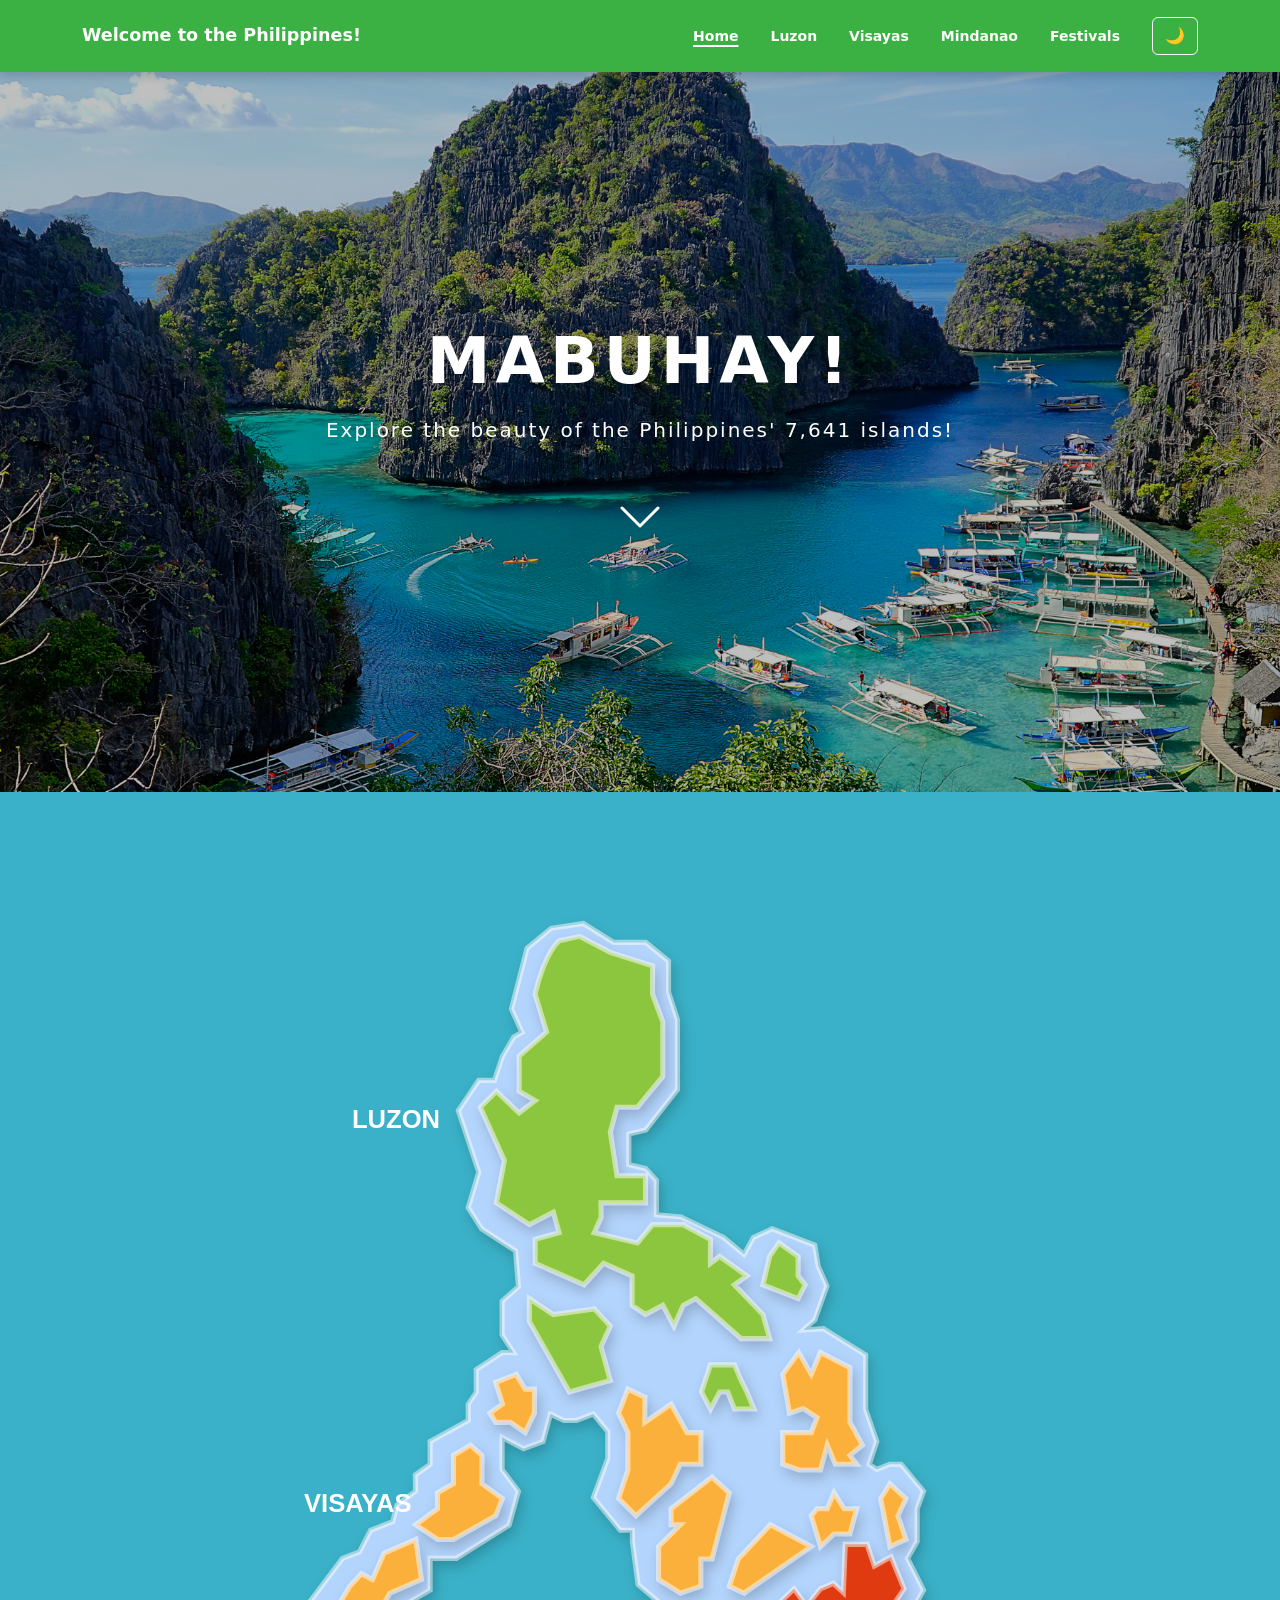
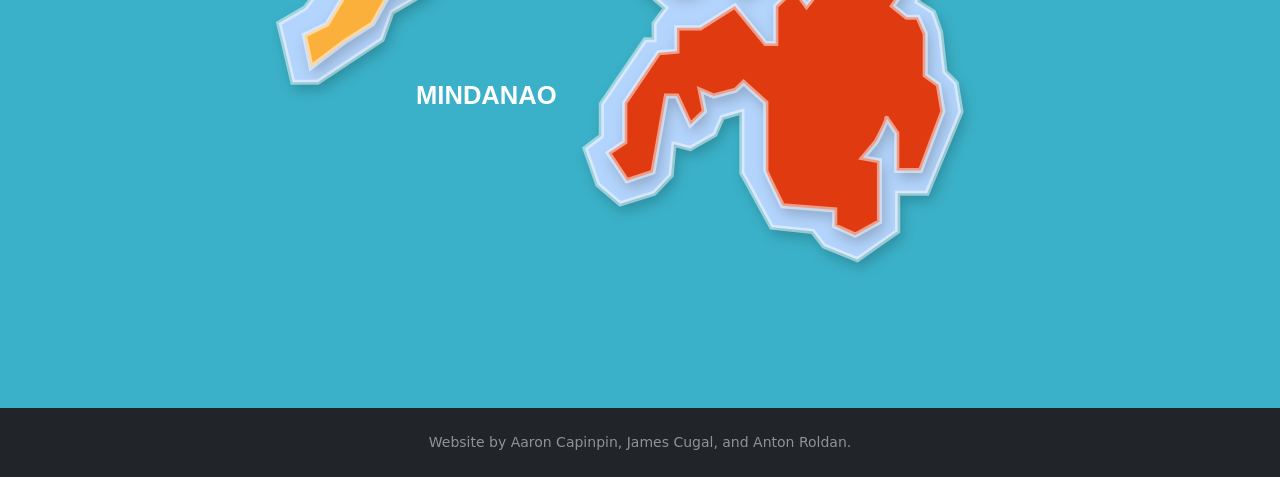
<file: index.html>
<!doctype html>
<html class="no-js" lang="en">

<head>
  <meta charset="utf-8">
  <meta name="viewport" content="width=device-width, initial-scale=1">
  <title>Landing Page</title>
  <meta name="description" content="Explore the beauty of the Philippines' 7,641 islands!">

  <meta property="og:title" content="Landing Page">
  <meta property="og:type" content="website">
  <meta property="og:url" content="">
  <meta property="og:image" content="">

  <link rel="icon" href="/favicon.ico" sizes="any">
  <link rel="icon" href="/icon.svg" type="image/svg+xml">
  <link rel="apple-touch-icon" href="icon.png">

  <link rel="manifest" href="site.webmanifest">
  <meta name="theme-color" content="#4CAF50">

  <link href="https://cdn.jsdelivr.net/npm/bootstrap@5.3.3/dist/css/bootstrap.min.css" rel="stylesheet" integrity="sha384-QWTKZyjpPEjISv5WaRU9OFeRpok6YctnYmDr5pNlyT2bRjXh0JMhjY6hW+ALEwIH" crossorigin="anonymous">
  <link rel="stylesheet" href="css/style.css">
</head>

<body>

  <!-- NAVBAR -->
  <nav class="navbar navbar-expand-lg navbar-custom sticky-top">
    <div class="container">
      <a class="navbar-brand fw-bold" href="#">Welcome to the Philippines!</a>
      
      <button class="navbar-toggler border-white" type="button" data-bs-toggle="collapse" data-bs-target="#mainNav" aria-controls="mainNav" aria-expanded="false" aria-label="Toggle navigation">
        <span class="navbar-toggler-icon" style="filter: invert(1);"></span>
      </button>
      
      <div class="collapse navbar-collapse" id="mainNav">
        <ul class="navbar-nav ms-auto mb-2 mb-lg-0 small fw-semibold">
          <li class="nav-item"><a class="nav-link px-3 active" aria-current="page" href="index.html">Home</a></li>
          <li class="nav-item"><a class="nav-link px-3" href="luzon/luzon.html">Luzon</a></li>
          <li class="nav-item"><a class="nav-link px-3" href="visayas/visayas.html">Visayas</a></li>
          <li class="nav-item"><a class="nav-link px-3" href="mindanao/mindanao.html">Mindanao</a></li>
          <li class="nav-item"><a class="nav-link px-3" href="festivals.html">Festivals</a></li>
          <button id="themeToggle" class="btn btn-outline-light ms-3">
            🌙
          </button>
        </ul>
      </div>
    </div>
  </nav>

  <!-- HERO SECTION -->
  <section class="hero-section d-flex align-items-center justify-content-center text-center text-white">
    <div class="hero-overlay"></div>
    <div class="container hero-content">
      <h1 class="display-3 hero-title mb-3">MABUHAY!</h1>
      <p class="lead fw-medium mb-5">Explore the beauty of the Philippines' 7,641 islands!</p>
      
      <!-- Downward Chevron -->
      <a href="#interactive-map" class="text-white d-inline-block">
        <svg xmlns="http://www.w3.org/2000/svg" width="48" height="48" fill="currentColor" class="bi bi-chevron-down" viewBox="0 0 16 16">
          <path fill-rule="evenodd" d="M1.646 4.646a.5.5 0 0 1 .708 0L8 10.293l5.646-5.647a.5.5 0 0 1 .708.708l-6 6a.5.5 0 0 1-.708 0l-6-6a.5.5 0 0 1 0-.708z"/>
        </svg>
      </a>
    </div>
  </section>

  <!-- INTERACTIVE MAP SECTION -->
  <section id="interactive-map" class="map-section">
    <div class="container">
      <div class="row justify-content-center">
        <div class="col-12 col-md-10 col-lg-8 text-center">
          
          <!-- SVG MAP CONTAINER -->
          <!-- Replace the dummy <path> tags below with a real SVG path of the Philippines -->
<!-- Changed viewBox from "0 0 1050 1550" to "-50 -50 1150 1650" -->
          <svg viewBox="-50 -50 1150 1650" class="w-100 h-auto d-block mx-auto" fill="none" xmlns="http://www.w3.org/2000/svg" style="max-width: 800px;">                        <!-- LUZON (Clickable Group) -->
            <a class="region-bg">
              <!-- Moved Luzon slightly right and down to give it breathing room -->
              <g transform="translate(-40,30)">
              <path d="M388.573 39.0215L364.073 134.021L380.573 170.521L367.573 178.021L349.573 209.021L337.573 245.521H313.073L281.073 293.021L313.073 389.021L296.573 444.521L317.573 477.521L370.573 512.021L375.073 568.021L349.573 590.521V643.521L367.573 671.021H349.573L309.073 697.521V733.021L296.573 751.521V777.021L237.073 810.021V845.521L214.073 862.021V887.521L185.073 909.521L178.573 935.021L144.073 948.521L126.573 982.521L100.073 992.521L41.5725 1070.02L0.572502 1094.02L22.5725 1186.02H61.5725L162.073 1119.52L177.573 1076.52L237.073 1042.02V992.521H278.073L360.573 940.521L375.073 887.521L349.573 853.521V803.521L383.073 821.021L413.573 810.021L425.073 767.021L446.073 777.021H465.573L492.073 767.021L514.573 794.521V836.521L492.073 897.521L534.073 948.521H553.073V966.021L562.073 1033.52L605.073 1070.02L587.073 1094.02V1119.52H573.073L504.573 1220.02V1270.02L479.073 1289.52L499.073 1346.02L534.073 1376.02L587.073 1359.52L613.573 1331.52L618.073 1283.02L643.573 1289.52L682.073 1267.52L693.573 1241.02L724.073 1232.02V1327.52L770.573 1412.52L834.573 1419.02L852.573 1442.02L904.573 1463.02L967.573 1419.02V1359.52H1013.57L1066.57 1232.02L1059.07 1187.02L1041.57 1169.52L1034.57 1107.52L1023.57 1076.52L998.073 1060.02L1008.07 1042.02L983.073 992.521L998.073 966.021V915.021L1008.07 887.521L973.073 845.521H955.073L935.073 853.521L923.073 845.521L935.073 810.021L917.573 759.521V674.521L851.573 633.521L820.573 635.521L838.073 620.021L857.073 567.021L843.573 536.021L838.073 503.021L771.573 477.521L742.073 491.021L727.573 517.521L695.573 491.021L629.073 459.021L590.573 455.521V401.521L574.073 383.521L547.573 377.021V329.521L574.073 323.021L623.573 260.021V150.521L609.573 107.521V59.0215L574.073 30.0215H524.073L476.573 0.521484L426.073 8.02148L388.573 39.0215Z" stroke="black"/>

                <text x="-200" y="300" fill="white" font-size="40" font-weight="bold">LUZON</text>
              </g>
            </a>            
            
            <!-- LUZON (Clickable Group) -->
            <a href="luzon/luzon.html" class="map-region region-luzon">
              <!-- Moved Luzon slightly right and down to give it breathing room -->
              <g transform="translate(275, 50)">
                <path d="M86.0974 91.0272C90.264 70.8606 103.597 25.9272 123.597 7.52722L155.597 0.527222L203.597 25.5272L269.597 46.5272V91.0272L285.597 134.027V219.527L246.097 267.527H214.097L203.597 306.527L214.097 374.527H258.597V417.027H189.097V440.027L178.597 463.527L246.097 479.527L269.597 451.027H317.597L360.097 474.027V511.527L374.597 500.527L417.097 531.027L397.597 545.027L442.097 591.527L452.597 629.027H408.097L337.097 566.527L317.597 577.027L303.097 609.527L285.597 577.027L258.597 591.527L237.597 577.027V531.027L193.097 511.527L162.597 545.027L86.0974 511.527V474.027L123.597 463.527L114.597 431.527L77.0974 451.027L25.5974 417.027L38.0974 351.027L0.597382 267.527L25.5974 242.527L61.0974 276.527L86.0974 257.027L61.0974 242.527V187.527L104.097 150.027L86.0974 91.0272Z" stroke="black"/>
                <path d="M467.097 479.527L452.597 500.527L442.097 545.027L497.097 566.527L508.097 545.027L497.097 531.027V500.527L467.097 479.527Z" stroke="black"/>
                <path d="M77.0974 602.19V566.527L114.597 591.527L178.597 582.606L203.597 609.527L189.097 641.527L203.597 694.527L139.597 712.527L77.0974 602.19Z" stroke="black"/>
                <path d="M360.097 670.027L346.097 712.527L360.097 739.027L374.597 712.527H387.097L397.597 739.027H428.097L417.097 712.527L408.097 694.527L397.597 670.027H360.097Z" stroke="black"/>
                <!-- Text adjusted to sit nicely in the middle of Luzon -->
                <text x="-200" y="300" fill="white" font-size="40" font-weight="bold">LUZON</text>
              </g>
            </a>

            <!-- VISAYAS (Clickable Group) -->
            <a href="visayas/visayas.html" class="map-region region-visayas">
              <!-- Pushed down by 700 pixels to sit below Luzon -->
              <g transform="translate(0, 700)">
                <path d="M331.569 34.9146L299.569 47.4146L310.069 81.4146L290.569 95.4146L299.569 109.915H322.569L345.569 125.915L360.069 95.4146V57.9146H345.569L331.569 34.9146Z" stroke="black"/>
                <path d="M233.569 161.415L260.069 145.415L278.069 161.415V205.915L310.069 228.915L299.569 255.915L233.569 292.915H208.569L174.569 269.915L208.569 244.915V219.915L233.569 205.915V161.415Z" stroke="black"/>
                <path d="M183.569 355.415L174.569 292.915L125.069 314.415L107.069 355.415L89.5691 346.415L71.5691 365.915L36.0691 424.915L0.569061 442.415L11.0691 492.415L62.5691 453.415L107.069 424.915L134.069 376.915L183.569 355.415Z" stroke="black"/>
                <path d="M506.069 57.9146L491.569 95.4146L506.069 125.915V184.415L491.569 228.915L518.569 255.915L573.569 205.915L588.069 175.415H620.069V125.915H598.569L573.569 81.4146L532.569 109.915V70.4146L506.069 57.9146Z" stroke="black"/>
                <path d="M748.069 34.9146L758.569 95.4146L780.069 88.4146L801.569 102.415L792.569 125.915H748.069V175.415L773.069 184.415H807.069L817.569 145.415L830.069 175.415H863.569L853.069 161.415L872.569 145.415L853.069 109.915V24.4146L807.069 0.914551L792.569 34.9146L773.069 0.914551L748.069 34.9146Z" stroke="black"/>
                <path d="M573.569 269.915H588.069L554.069 303.915V355.415L588.069 376.915L620.069 365.915V323.415H637.569L664.569 219.915L637.569 195.415L573.569 244.915V269.915Z" stroke="black"/>
                <path d="M678.569 323.415L664.569 365.915L687.569 376.915L792.569 303.915L728.569 269.915L678.569 323.415Z" stroke="black"/>
                <path d="M807.069 303.915L792.569 255.915L801.569 244.915H817.569L828.069 219.915L844.069 244.915H863.569L853.069 284.415H828.069L807.069 303.915Z" stroke="black"/>
                <path d="M915.569 205.915L901.069 228.915L915.569 303.915L940.569 292.915L928.069 255.915L940.569 228.915L915.569 205.915Z" stroke="black"/>
                <!-- Text adjusted for Visayas -->
                <text x="0" y="250" fill="white" font-size="40" font-weight="bold">VISAYAS</text>
              </g>
            </a>

            <!-- MINDANAO (Clickable Group) -->
            <a href="mindanao/mindanao.html" class="map-region region-mindanao">
              <!-- Pushed down by 1050 pixels to sit at the bottom -->
              <g transform="translate(475, 1000)">
                <path d="M198.193 97L246.193 155.5H262.193V97L290.693 70L310.193 97L331.693 70L352.193 61.5L367.693 76L370.693 0.5H404.693L416.193 34.5L442.193 20L462.693 70L444.693 97L466.693 114.5H484.193L495.693 140V205L516.193 220L523.193 261.5L488.193 354H451.193V295.5C445.36 287.167 434.093 270.9 435.693 272.5C437.293 274.1 425.36 297.5 419.193 309L398.193 334L424.193 338.5V434L386.193 455L354.193 440.5V415.5L272.693 409C264.027 391.5 246.693 356 246.693 354C246.693 352 246.693 282.5 246.693 248L211.693 216.5L199.193 228.5L165.193 237.5L144.193 228.5L150.693 261.5L128.693 282.5L107.693 237.5H91.1934L70.1934 356.5L29.6934 370L0.693359 326.5L26.1934 309.5V248L79.1934 170L107.693 167.5V131H144.193L198.193 97Z" stroke="black"/>
                <!-- Text adjusted for Mindanao -->
                <text x="-300" y="250" fill="white" font-size="40" font-weight="bold">MINDANAO</text>
              </g>
            </a>

          </svg>
          
        </div>
      </div>
    </div>
  </section>

  <footer class="bg-dark text-white py-4 text-center">
    <div class="container">
      <p class="mb-0 small text-white-50">Website by Aaron Capinpin, James Cugal, and Anton Roldan.</p>
    </div>
  </footer>

  <!-- Bootstrap 5 JS Bundle (includes Popper for dropdowns/mobile nav) -->
  <!-- Corrected Bootstrap 5 JS Bundle -->
<script src="https://cdn.jsdelivr.net/npm/bootstrap@5.3.3/dist/js/bootstrap.bundle.min.js" integrity="sha384-YvpcrYf0tY3lHB60NNkmXc5s9fDVZLESaAA55NDzOxhy9GkcIdslK1eN7N6jIeHz" crossorigin="anonymous"></script>
  
  <!-- Your custom script -->
  <script src="js/app.js"></script>

</body>
</html>
</file>
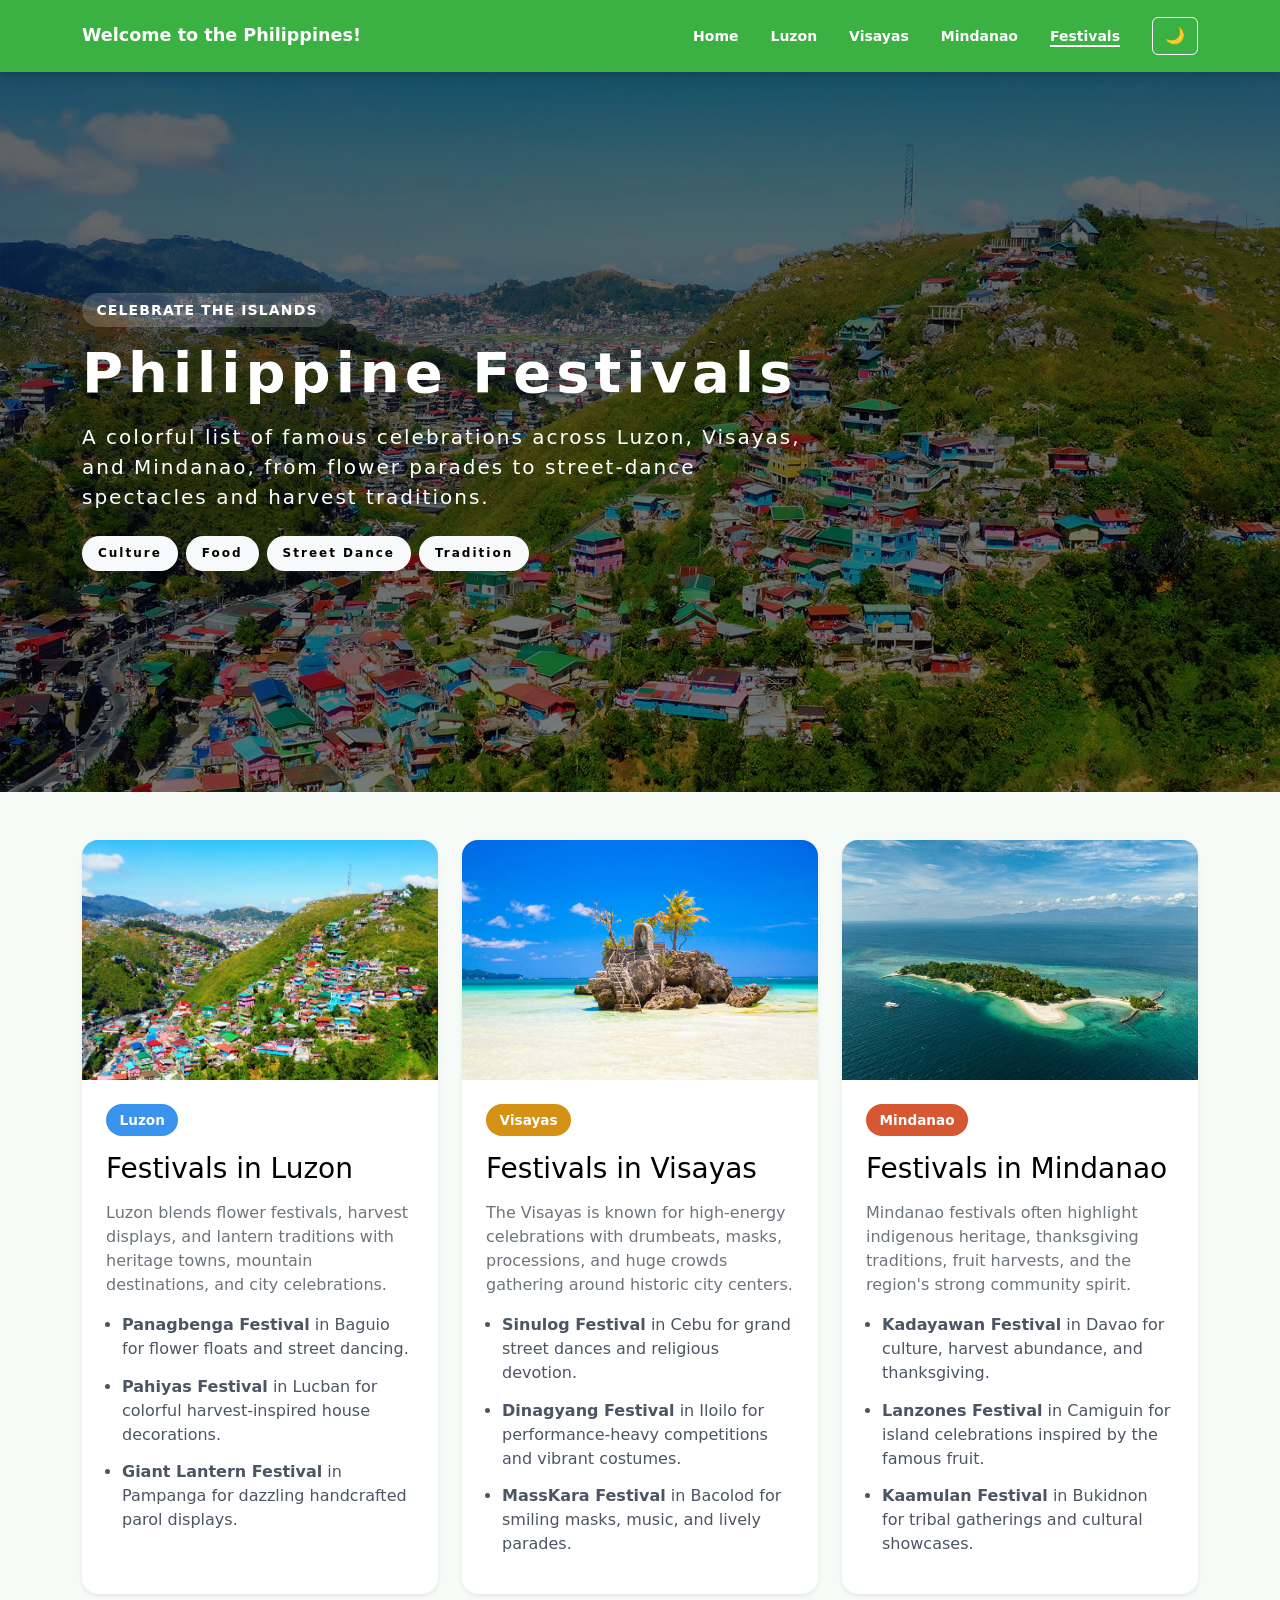
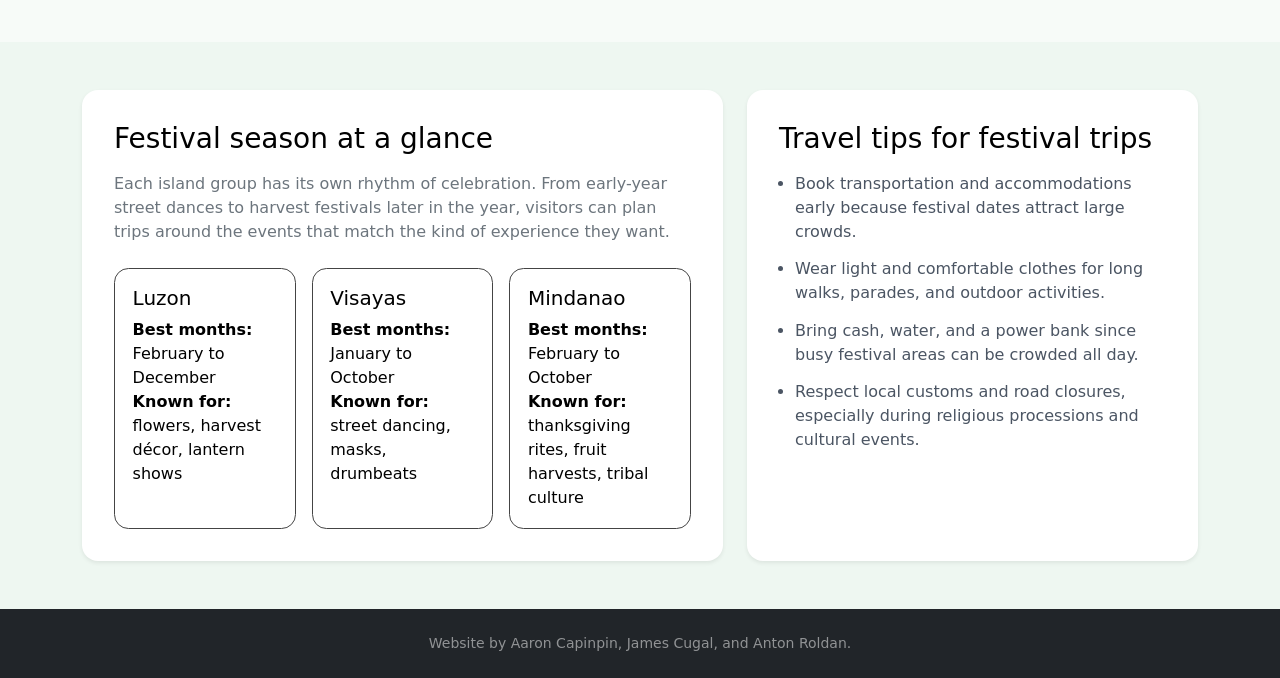
<file: agencies.html>
<!doctype html>
<html lang="en">
<head>
  <meta charset="utf-8">
  <meta http-equiv="refresh" content="0; url=festivals.html">
  <meta name="viewport" content="width=device-width, initial-scale=1">
  <title>Redirecting to Festivals</title>
  <link rel="stylesheet" href="css/style.css">
</head>
<body data-page="redirect">
  <main class="redirect-shell">
    <div class="container redirect-card">
      <h1>Redirecting…</h1>
      <p>This page has moved to the festivals page.</p>
      <a class="cta-link" href="festivals.html">Open Festivals Page</a>
    </div>
  </main>
</body>
</html>
</file>
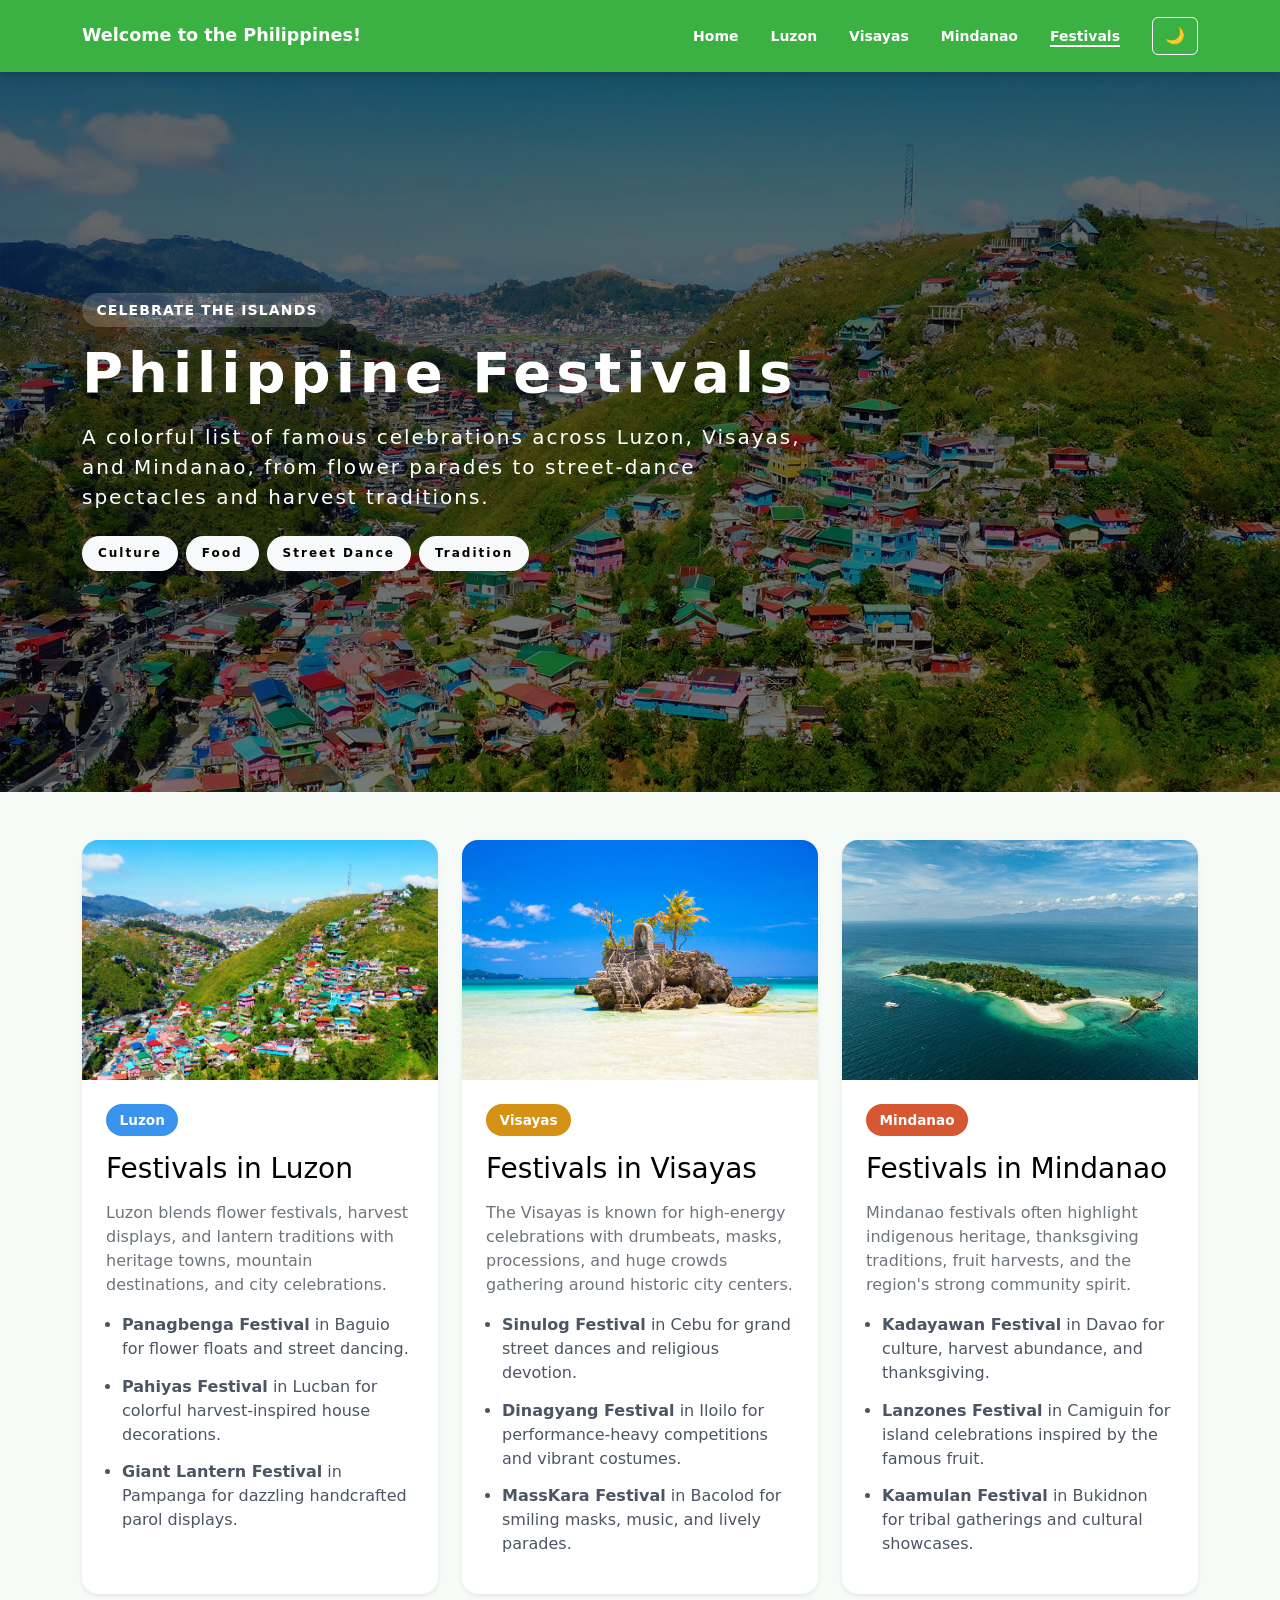
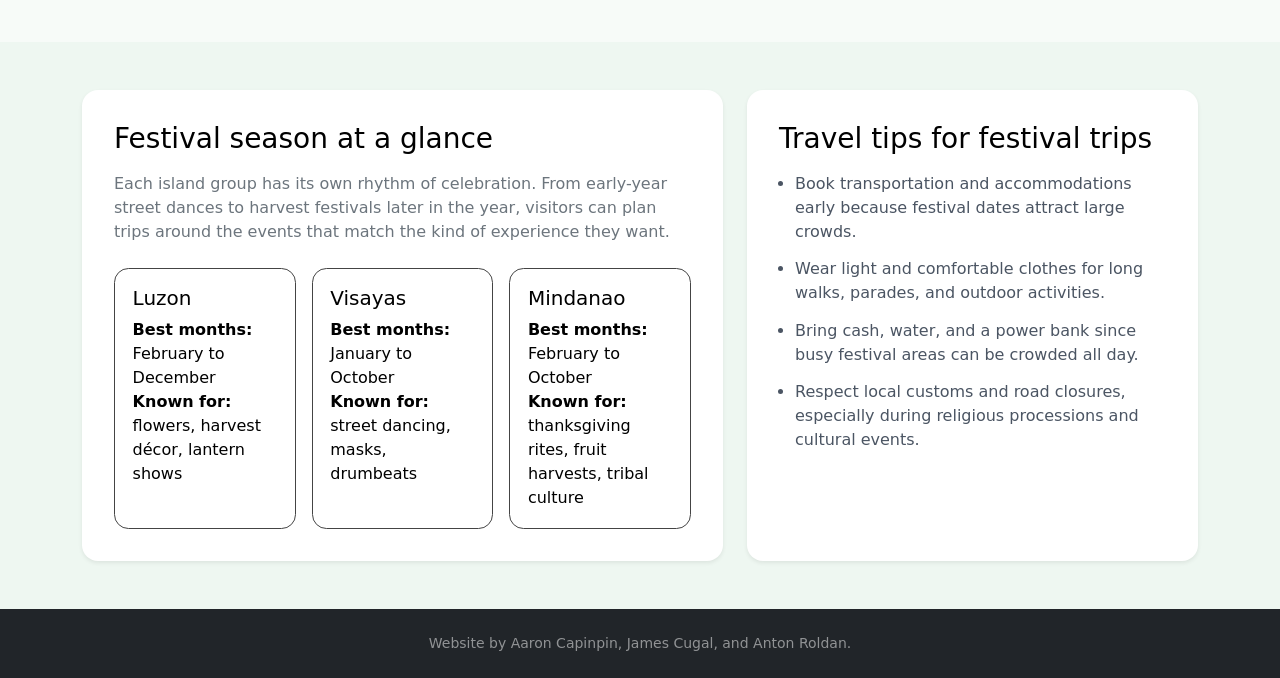
<file: festivals.html>
<!doctype html>
<html class="no-js" lang="en">
<head>
  <meta charset="utf-8">
  <meta name="viewport" content="width=device-width, initial-scale=1">
  <title>Festivals | Welcome to the Philippines</title>
  <meta name="description" content="Discover major Philippine festivals across Luzon, Visayas, and Mindanao.">

  <link rel="icon" href="/favicon.ico" sizes="any">
  <link rel="icon" href="/icon.svg" type="image/svg+xml">
  <link rel="apple-touch-icon" href="icon.png">
  <link rel="manifest" href="site.webmanifest">
  <meta name="theme-color" content="#4CAF50">

  <link href="https://cdn.jsdelivr.net/npm/bootstrap@5.3.3/dist/css/bootstrap.min.css" rel="stylesheet" integrity="sha384-QWTKZyjpPEjISv5WaRU9OFeRpok6YctnYmDr5pNlyT2bRjXh0JMhjY6hW+ALEwIH" crossorigin="anonymous">
  <link rel="stylesheet" href="css/style.css">
</head>
<body>
  <nav class="navbar navbar-expand-lg navbar-custom sticky-top">
    <div class="container">
      <a class="navbar-brand fw-bold" href="index.html">Welcome to the Philippines!</a>
      <button class="navbar-toggler border-white" type="button" data-bs-toggle="collapse" data-bs-target="#mainNav" aria-controls="mainNav" aria-expanded="false" aria-label="Toggle navigation">
        <span class="navbar-toggler-icon" style="filter: invert(1);"></span>
      </button>
      <div class="collapse navbar-collapse" id="mainNav">
        <ul class="navbar-nav ms-auto mb-2 mb-lg-0 small fw-semibold">
          <li class="nav-item"><a class="nav-link px-3" href="index.html">Home</a></li>
          <li class="nav-item"><a class="nav-link px-3" href="luzon/luzon.html">Luzon</a></li>
          <li class="nav-item"><a class="nav-link px-3" href="visayas/visayas.html">Visayas</a></li>
          <li class="nav-item"><a class="nav-link px-3" href="mindanao/mindanao.html">Mindanao</a></li>
          <li class="nav-item"><a class="nav-link px-3 active" aria-current="page" href="festivals.html">Festivals</a></li>
          <button id="themeToggle" class="btn btn-outline-light ms-3">
            🌙
          </button>
        </ul>
      </div>
    </div>
  </nav>

  <section class="hero-section festival-hero d-flex align-items-center">
    <div class="hero-overlay"></div>
    <div class="container hero-content text-white">
      <div class="row">
        <div class="col-lg-8">
          <span class="festival-kicker">Celebrate the islands</span>
          <h1 class="display-4 hero-title mb-3">Philippine Festivals</h1>
          <p class="lead fw-medium mb-4">A colorful list of famous celebrations across Luzon, Visayas, and Mindanao, from flower parades to street-dance spectacles and harvest traditions.</p>
          <div class="d-flex flex-wrap gap-2 festival-tags">
            <span class="badge rounded-pill text-bg-light">Culture</span>
            <span class="badge rounded-pill text-bg-light">Food</span>
            <span class="badge rounded-pill text-bg-light">Street Dance</span>
            <span class="badge rounded-pill text-bg-light">Tradition</span>
          </div>
        </div>
      </div>
    </div>
  </section>

  <main>
    <section class="festival-section py-5">
      <div class="container">
        <div class="row g-4">
          <div class="col-lg-4">
            <article class="card festival-card h-100 shadow-sm border-0">
              <img src="img/baguio.jpg" class="card-img-top festival-card-img" alt="Baguio scenery for Luzon festivals">
              <div class="card-body p-4">
                <span class="festival-region festival-region-luzon">Luzon</span>
                <h2 class="h3 mt-3 mb-3">Festivals in Luzon</h2>
                <p class="text-secondary">Luzon blends flower festivals, harvest displays, and lantern traditions with heritage towns, mountain destinations, and city celebrations.</p>
                <ul class="festival-list ps-3 mb-0">
                  <li><strong>Panagbenga Festival</strong> in Baguio for flower floats and street dancing.</li>
                  <li><strong>Pahiyas Festival</strong> in Lucban for colorful harvest-inspired house decorations.</li>
                  <li><strong>Giant Lantern Festival</strong> in Pampanga for dazzling handcrafted parol displays.</li>
                </ul>
              </div>
            </article>
          </div>

          <div class="col-lg-4">
            <article class="card festival-card h-100 shadow-sm border-0">
              <img src="img/boracay.jpg" class="card-img-top festival-card-img" alt="Visayas scenery for Visayas festivals">
              <div class="card-body p-4">
                <span class="festival-region festival-region-visayas">Visayas</span>
                <h2 class="h3 mt-3 mb-3">Festivals in Visayas</h2>
                <p class="text-secondary">The Visayas is known for high-energy celebrations with drumbeats, masks, processions, and huge crowds gathering around historic city centers.</p>
                <ul class="festival-list ps-3 mb-0">
                  <li><strong>Sinulog Festival</strong> in Cebu for grand street dances and religious devotion.</li>
                  <li><strong>Dinagyang Festival</strong> in Iloilo for performance-heavy competitions and vibrant costumes.</li>
                  <li><strong>MassKara Festival</strong> in Bacolod for smiling masks, music, and lively parades.</li>
                </ul>
              </div>
            </article>
          </div>

          <div class="col-lg-4">
            <article class="card festival-card h-100 shadow-sm border-0">
              <img src="img/mindanao-hero.jpg" class="card-img-top festival-card-img" alt="Mindanao scenery for Mindanao festivals">
              <div class="card-body p-4">
                <span class="festival-region festival-region-mindanao">Mindanao</span>
                <h2 class="h3 mt-3 mb-3">Festivals in Mindanao</h2>
                <p class="text-secondary">Mindanao festivals often highlight indigenous heritage, thanksgiving traditions, fruit harvests, and the region's strong community spirit.</p>
                <ul class="festival-list ps-3 mb-0">
                  <li><strong>Kadayawan Festival</strong> in Davao for culture, harvest abundance, and thanksgiving.</li>
                  <li><strong>Lanzones Festival</strong> in Camiguin for island celebrations inspired by the famous fruit.</li>
                  <li><strong>Kaamulan Festival</strong> in Bukidnon for tribal gatherings and cultural showcases.</li>
                </ul>
              </div>
            </article>
          </div>
        </div>
      </div>
    </section>

    <section class="festival-section festival-section-alt py-5">
      <div class="container">
        <div class="row g-4 align-items-stretch">
          <div class="col-lg-7">
            <div class="festival-info-box h-100 shadow-sm">
              <h2 class="h3 mb-3">Festival season at a glance</h2>
              <p class="text-secondary mb-4">Each island group has its own rhythm of celebration. From early-year street dances to harvest festivals later in the year, visitors can plan trips around the events that match the kind of experience they want.</p>
              <div class="row g-3">
                <div class="col-md-4">
                  <div class="mini-festival-card h-100">
                    <h3 class="h5">Luzon</h3>
                    <p class="mb-0"><strong>Best months:</strong> February to December<br><strong>Known for:</strong> flowers, harvest décor, lantern shows</p>
                  </div>
                </div>
                <div class="col-md-4">
                  <div class="mini-festival-card h-100">
                    <h3 class="h5">Visayas</h3>
                    <p class="mb-0"><strong>Best months:</strong> January to October<br><strong>Known for:</strong> street dancing, masks, drumbeats</p>
                  </div>
                </div>
                <div class="col-md-4">
                  <div class="mini-festival-card h-100">
                    <h3 class="h5">Mindanao</h3>
                    <p class="mb-0"><strong>Best months:</strong> February to October<br><strong>Known for:</strong> thanksgiving rites, fruit harvests, tribal culture</p>
                  </div>
                </div>
              </div>
            </div>
          </div>
          <div class="col-lg-5">
            <div class="festival-info-box h-100 shadow-sm">
              <h2 class="h3 mb-3">Travel tips for festival trips</h2>
              <ul class="festival-list ps-3 mb-0">
                <li>Book transportation and accommodations early because festival dates attract large crowds.</li>
                <li>Wear light and comfortable clothes for long walks, parades, and outdoor activities.</li>
                <li>Bring cash, water, and a power bank since busy festival areas can be crowded all day.</li>
                <li>Respect local customs and road closures, especially during religious processions and cultural events.</li>
              </ul>
            </div>
          </div>
        </div>
      </div>
    </section>
  </main>

  <footer class="bg-dark text-white py-4 text-center">
    <div class="container">
      <p class="mb-0 small text-white-50">Website by Aaron Capinpin, James Cugal, and Anton Roldan.</p>
    </div>
  </footer>

  <script src="https://cdn.jsdelivr.net/npm/bootstrap@5.3.3/dist/js/bootstrap.bundle.min.js" integrity="sha384-YvpcrYf0tY3lHB60NNkmXc5s9fDVZLESaAA55NDzOxhy9GkcIdslK1eN7N6jIeHz" crossorigin="anonymous"></script>
  <script src="js/app.js"></script>
</body>
</html>
</file>
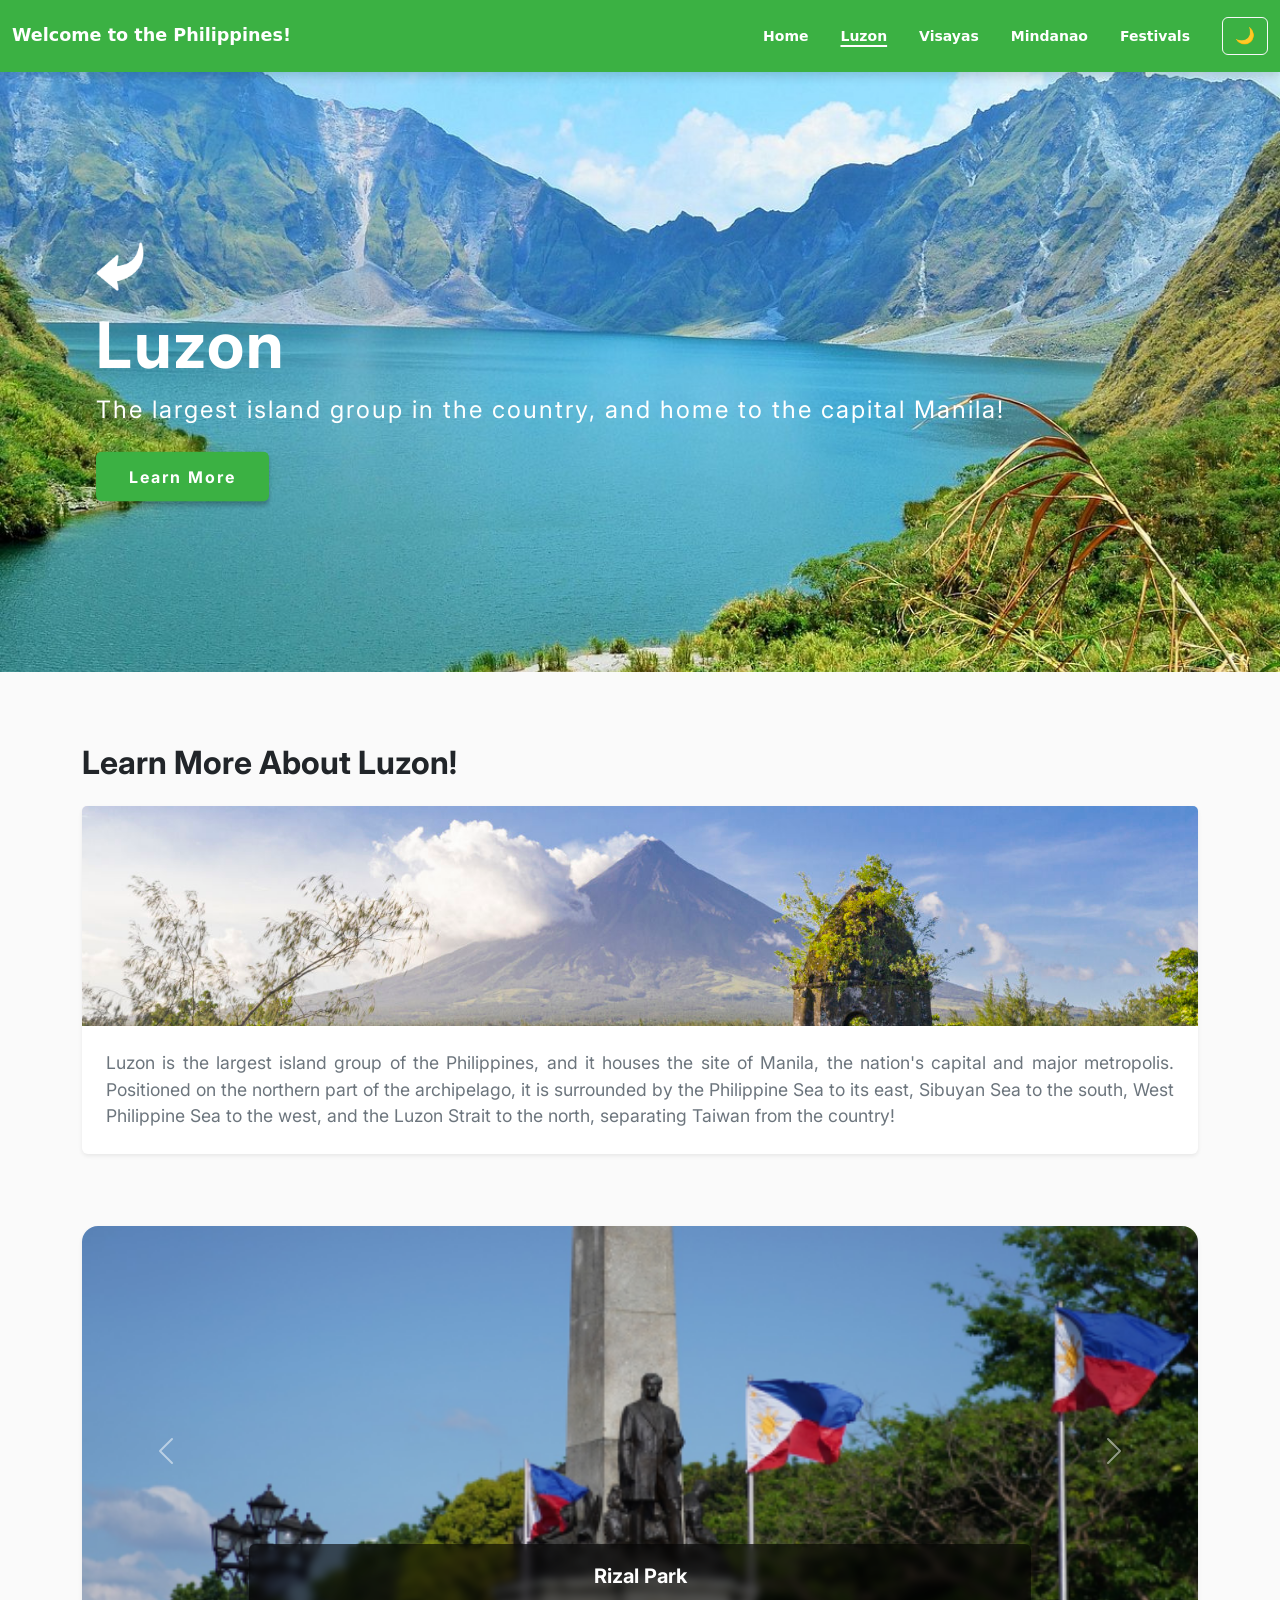
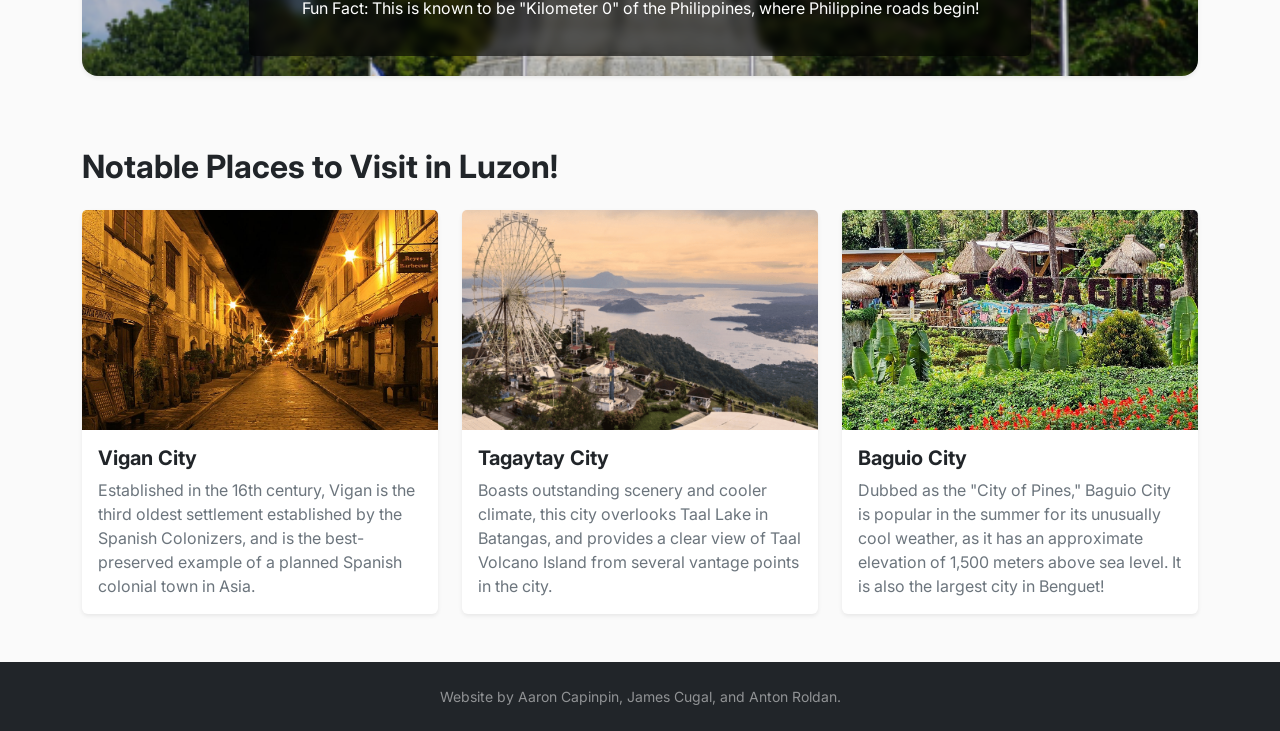
<file: luzon/luzon.html>
<!DOCTYPE html>
<html lang="en">
  <head>
    <meta name="viewport" content="width=device-width, initial-scale=1" />
    <meta charset="utf-8" />
    <title>Luzon - Welcome to the Philippines</title>
    
    <link href="https://cdn.jsdelivr.net/npm/bootstrap@5.3.3/dist/css/bootstrap.min.css" rel="stylesheet">
    
    <link rel="stylesheet" href="../css/style.css" />
    <link rel="stylesheet" href="css/style.css" />
<link rel="stylesheet" href="../css/navbar-home-match.css">

  </head>
  <body>
        <nav class="navbar navbar-expand-lg navbar-custom sticky-top">
      <div class="container">
        <a class="navbar-brand fw-bold" href="../index.html">Welcome to the Philippines!</a>
        <button class="navbar-toggler border-white" type="button" data-bs-toggle="collapse" data-bs-target="#mainNav" aria-controls="mainNav" aria-expanded="false" aria-label="Toggle navigation">
          <span class="navbar-toggler-icon" style="filter: invert(1);"></span>
        </button>
        <div class="collapse navbar-collapse" id="mainNav">
          <ul class="navbar-nav ms-auto mb-2 mb-lg-0 small fw-semibold">
            <li class="nav-item"><a class="nav-link px-3" href="../index.html">Home</a></li>
            <li class="nav-item"><a class="nav-link px-3 active" aria-current="page" href="../luzon/luzon.html">Luzon</a></li>
            <li class="nav-item"><a class="nav-link px-3" href="../visayas/visayas.html">Visayas</a></li>
            <li class="nav-item"><a class="nav-link px-3" href="../mindanao/mindanao.html">Mindanao</a></li>
            <li class="nav-item"><a class="nav-link px-3" href="../festivals.html">Festivals</a></li>
            <button id="themeToggle" class="btn btn-outline-light ms-3">
              🌙
            </button>
          </ul>
        </div>
      </div>
    </nav>

    <main>
      <section class="hero-section position-relative">
        <img class="hero-image w-100" src="img/luzon.jpg" alt="Luzon landscape" />
        
        <div class="hero-content position-absolute top-50 start-0 translate-middle-y ms-5 ps-5 text-white">
          <a href="../index.html" aria-label="Go back" class="d-inline-block mb-3">
            <img class="go-back-icon" src="img/go-back.webp" alt="Go back" />
          </a>
          <h1 class="display-3 fw-bold">Luzon</h1>
          <p class="fs-4 mb-4">
            The largest island group in the country, and home to the capital Manila!
          </p>
          <a href="#luzon-facts" class="btn custom-btn fw-bold" role="button">
            Learn More
          </a>
        </div>
      </section>

      <section id="luzon-facts" class="container mt-5 pt-4" aria-labelledby="luzon-facts-heading">
        <h2 class="mb-4 text-dark fw-bold" id="luzon-facts-heading">Learn More About Luzon!</h2>
        <div class="card shadow-sm border-light">
          <img src="img/mt-mayon.jpg" class="card-img-top custom-card-img" alt="Scenery of Luzon" style="object-position: center top;"/>
          <div class="card-body p-4">
            <p class="info-text text-secondary mb-0">
              Luzon is the largest island group of the Philippines, and it houses the site of Manila, 
              the nation's capital and major metropolis. Positioned on the northern part of the archipelago, 
              it is surrounded by the Philippine Sea to its east, Sibuyan Sea to the south, West Philippine Sea to the 
              west, and the Luzon Strait to the north, separating Taiwan from the country!
            </p>
          </div>
        </div>
      </section>

      <section class="container mt-5 pt-4" aria-label="Luzon image carousel">
        <div id="luzonCarousel" class="carousel slide carousel-fade" data-bs-ride="carousel">
          <div class="carousel-inner rounded-4 shadow-sm overflow-hidden">
            <div class="carousel-item active">
              <img src="img/rizal-park.png" class="d-block w-100 custom-carousel-img" alt="Luzon highlight 1" />
              <div class="carousel-caption d-none d-md-block custom-carousel-caption rounded">
                <h5 class="fw-bold">Rizal Park</h5>
                <p>Fun Fact: This is known to be "Kilometer 0" of the Philippines, where Philippine roads begin!</p>
              </div>
            </div>
            <div class="carousel-item">
              <img src="img/rice-terraces.jpg" class="d-block w-100 custom-carousel-img" alt="Luzon highlight 2" />
              <div class="carousel-caption d-none d-md-block custom-carousel-caption rounded">
                <h5 class="fw-bold">Banaue Rice Terraces</h5>
                <p>The 2000-year-old, hand-carved mountain terraces in the Ifugao Province!</p>
              </div>
            </div>
            <div class="carousel-item">
              <img src="img/bangui-windmills.webp" class="d-block w-100 custom-carousel-img" alt="Luzon highlight 3" style="object-position: center bottom"/>
              <div class="carousel-caption d-none d-md-block custom-carousel-caption rounded">
                <h5 class="fw-bold">Bangui Wind Farm</h5>
                <p>Located in Ilocos Norte, this wind farm uses 20 units of 70-meter high wind turbines, spanning a 9km shoreline of Bangui Bay!</p>
              </div>
            </div>
          </div>
          <button class="carousel-control-prev" type="button" data-bs-target="#luzonCarousel" data-bs-slide="prev">
            <span class="carousel-control-prev-icon" aria-hidden="true"></span>
            <span class="visually-hidden">Previous</span>
          </button>
          <button class="carousel-control-next" type="button" data-bs-target="#luzonCarousel" data-bs-slide="next">
            <span class="carousel-control-next-icon" aria-hidden="true"></span>
            <span class="visually-hidden">Next</span>
          </button>
        </div>
      </section>

      <section class="container mt-5 pt-4 mb-5" aria-label="Luzon highlights">
        <h2 class="mb-4 text-dark fw-bold" id="luzon-cities-heading">Notable Places to Visit in Luzon!</h2>
        <div class="row g-4">
          <div class="col-md-4">
            <article class="card h-100 shadow-sm border-light">
              <img class="card-img-top custom-card-img" src="img/vigan.jpg" alt="Luzon highlight image 1" />
              <div class="card-body">
                <h3 class="card-title h5 fw-bold text-dark">Vigan City</h3>
                <p class="card-text text-secondary">
                  Established in the 16th century, Vigan is the third oldest settlement established by the Spanish
                  Colonizers, and is the best-preserved example of a planned Spanish colonial town in Asia.
                </p>
              </div>
            </article>
          </div>

          <div class="col-md-4">
            <article class="card h-100 shadow-sm border-light">
              <img class="card-img-top custom-card-img" src="img/tagaytay.webp" alt="Luzon highlight image 2" />
              <div class="card-body">
                <h3 class="card-title h5 fw-bold text-dark">Tagaytay City</h3>
                <p class="card-text text-secondary">
                  Boasts outstanding scenery and cooler climate, this city overlooks Taal Lake in Batangas, and 
                  provides a clear view of Taal Volcano Island from several vantage points in the city.
                </p>
              </div>
            </article>
          </div>

          <div class="col-md-4">
            <article class="card h-100 shadow-sm border-light">
              <img class="card-img-top custom-card-img" src="img/baguio.jpg" alt="Luzon highlight image 3" />
              <div class="card-body">
                <h3 class="card-title h5 fw-bold text-dark">Baguio City</h3>
                <p class="card-text text-secondary">
                  Dubbed as the "City of Pines," Baguio City is popular in the summer for its unusually cool weather,
                  as it has an approximate elevation of 1,500 meters above sea level. It is also the largest city in
                  Benguet!
                </p>
              </div>
            </article>
          </div>
        </div>
      </section>
    </main>

  <footer class="bg-dark text-white py-4 text-center">
    <div class="container">
      <p class="mb-0 small text-white-50">Website by Aaron Capinpin, James Cugal, and Anton Roldan.</p>
    </div>
  </footer>

    <script src="https://cdn.jsdelivr.net/npm/bootstrap@5.3.3/dist/js/bootstrap.bundle.min.js"></script>
    <script src="js/app.js"></script>
  </body>
</html>
</file>
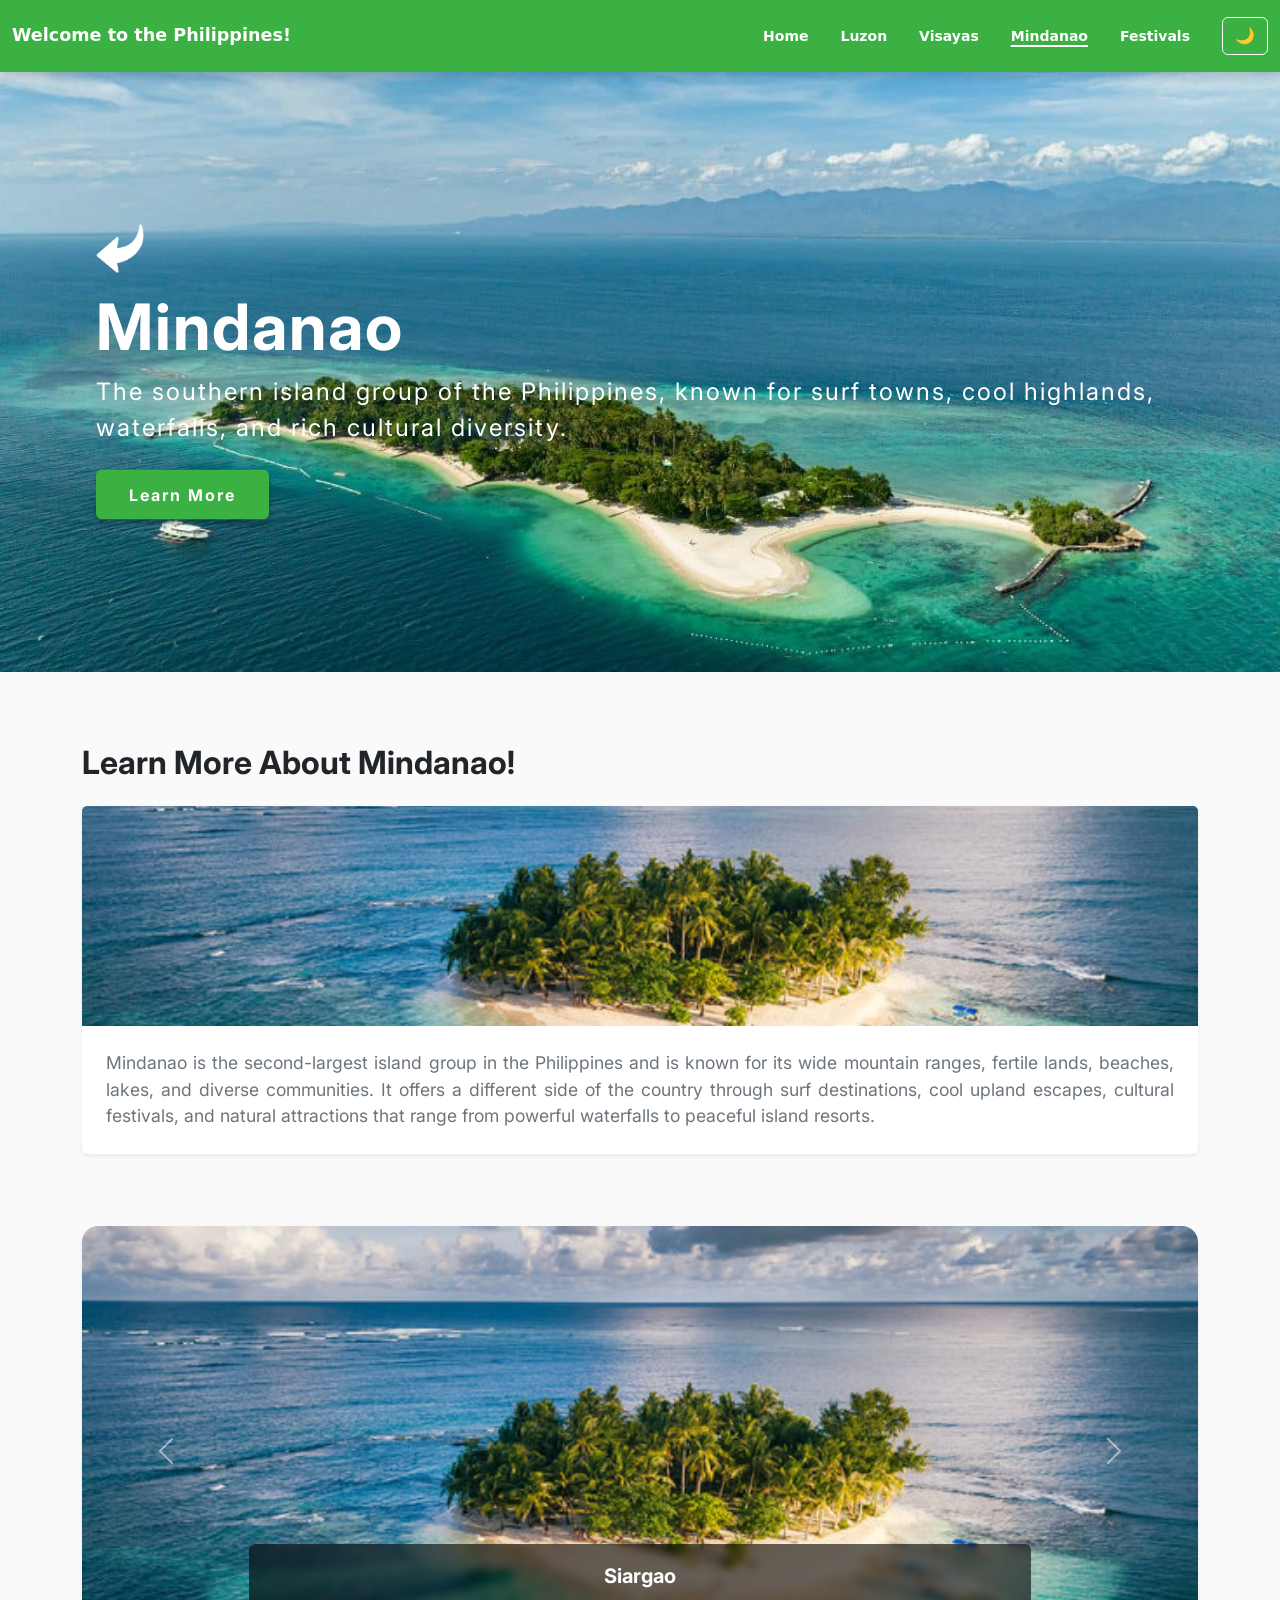
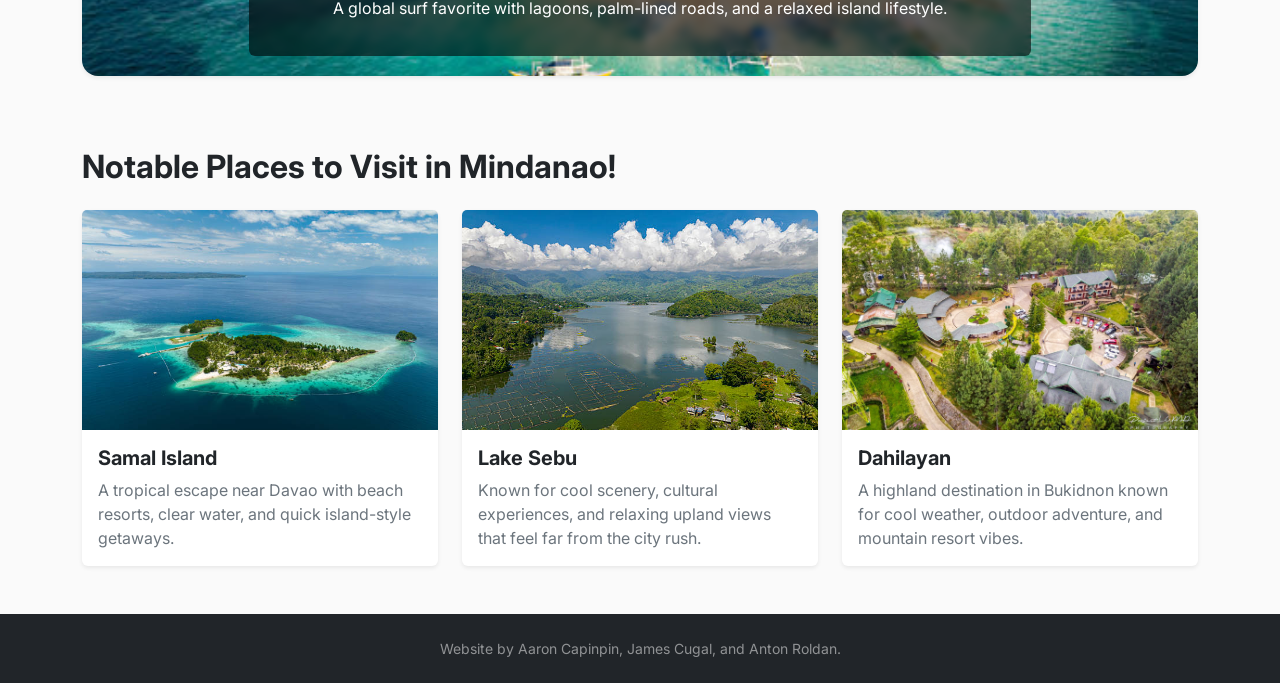
<file: mindanao/mindanao.html>
<!DOCTYPE html>
<html lang="en">
  <head>
    <meta name="viewport" content="width=device-width, initial-scale=1" />
    <meta charset="utf-8" />
    <title>Mindanao - Welcome to the Philippines</title>
    <link href="https://cdn.jsdelivr.net/npm/bootstrap@5.3.3/dist/css/bootstrap.min.css" rel="stylesheet">
    <link rel="stylesheet" href="../css/style.css" />
    <link rel="stylesheet" href="css/style.css" />
<link rel="stylesheet" href="../css/navbar-home-match.css">

  </head>
  <body>
        <nav class="navbar navbar-expand-lg navbar-custom sticky-top">
      <div class="container">
        <a class="navbar-brand fw-bold" href="../index.html">Welcome to the Philippines!</a>
        <button class="navbar-toggler border-white" type="button" data-bs-toggle="collapse" data-bs-target="#mainNav" aria-controls="mainNav" aria-expanded="false" aria-label="Toggle navigation">
          <span class="navbar-toggler-icon" style="filter: invert(1);"></span>
        </button>
        <div class="collapse navbar-collapse" id="mainNav">
          <ul class="navbar-nav ms-auto mb-2 mb-lg-0 small fw-semibold">
            <li class="nav-item"><a class="nav-link px-3" href="../index.html">Home</a></li>
            <li class="nav-item"><a class="nav-link px-3" href="../luzon/luzon.html">Luzon</a></li>
            <li class="nav-item"><a class="nav-link px-3" href="../visayas/visayas.html">Visayas</a></li>
            <li class="nav-item"><a class="nav-link px-3 active" aria-current="page" href="../mindanao/mindanao.html">Mindanao</a></li>
            <li class="nav-item"><a class="nav-link px-3" href="../festivals.html">Festivals</a></li>
            <button id="themeToggle" class="btn btn-outline-light ms-3">
              🌙
            </button>
          </ul>
        </div>
      </div>
    </nav>

    <main>
      <section class="hero-section position-relative">
        <img class="hero-image w-100" src="../img/mindanao-hero.jpg" alt="Mindanao landscape" />
        <div class="hero-content position-absolute top-50 start-0 translate-middle-y ms-5 ps-5 text-white">
          <a href="../index.html" aria-label="Go back" class="d-inline-block mb-3">
            <img class="go-back-icon" src="img/go-back.webp" alt="Go back" />
          </a>
          <h1 class="display-3 fw-bold">Mindanao</h1>
          <p class="fs-4 mb-4">
            The southern island group of the Philippines, known for surf towns, cool highlands, waterfalls, and rich cultural diversity.
          </p>
          <a href="#mindanao-facts" class="btn custom-btn fw-bold" role="button">
            Learn More
          </a>
        </div>
      </section>

      <section id="mindanao-facts" class="container mt-5 pt-4" aria-labelledby="mindanao-facts-heading">
        <h2 class="mb-4 text-dark fw-bold" id="mindanao-facts-heading">Learn More About Mindanao!</h2>
        <div class="card shadow-sm border-light">
          <img src="../img/siargao.jpg" class="card-img-top custom-card-img" alt="Scenery of Mindanao" style="object-position: center center;"/>
          <div class="card-body p-4">
            <p class="info-text text-secondary mb-0">
              Mindanao is the second-largest island group in the Philippines and is known for its wide mountain ranges, fertile lands, beaches, lakes, and diverse communities. It offers a different side of the country through surf destinations, cool upland escapes, cultural festivals, and natural attractions that range from powerful waterfalls to peaceful island resorts.
            </p>
          </div>
        </div>
      </section>

      <section class="container mt-5 pt-4" aria-label="Mindanao image carousel">
        <div id="mindanaoCarousel" class="carousel slide carousel-fade" data-bs-ride="carousel">
          <div class="carousel-inner rounded-4 shadow-sm overflow-hidden">
            <div class="carousel-item active">
              <img src="../img/siargao.jpg" class="d-block w-100 custom-carousel-img" alt="Siargao island" />
              <div class="carousel-caption d-none d-md-block custom-carousel-caption rounded">
                <h5 class="fw-bold">Siargao</h5>
                <p>A global surf favorite with lagoons, palm-lined roads, and a relaxed island lifestyle.</p>
              </div>
            </div>
            <div class="carousel-item">
              <img src="../img/camiguin.jpg" class="d-block w-100 custom-carousel-img" alt="Camiguin island" />
              <div class="carousel-caption d-none d-md-block custom-carousel-caption rounded">
                <h5 class="fw-bold">Camiguin</h5>
                <p>A compact island packed with volcanoes, springs, white sandbars, and beautiful coastal drives.</p>
              </div>
            </div>
            <div class="carousel-item">
              <img src="../img/tinuyan-falls.jpg" class="d-block w-100 custom-carousel-img" alt="Tinuy-an Falls" />
              <div class="carousel-caption d-none d-md-block custom-carousel-caption rounded">
                <h5 class="fw-bold">Tinuy-an Falls</h5>
                <p>One of Mindanao's most stunning waterfalls, known for its wide curtain-like flow.</p>
              </div>
            </div>
          </div>
          <button class="carousel-control-prev" type="button" data-bs-target="#mindanaoCarousel" data-bs-slide="prev">
            <span class="carousel-control-prev-icon" aria-hidden="true"></span>
            <span class="visually-hidden">Previous</span>
          </button>
          <button class="carousel-control-next" type="button" data-bs-target="#mindanaoCarousel" data-bs-slide="next">
            <span class="carousel-control-next-icon" aria-hidden="true"></span>
            <span class="visually-hidden">Next</span>
          </button>
        </div>
      </section>

      <section class="container mt-5 pt-4 mb-5" aria-label="Mindanao highlights">
        <h2 class="mb-4 text-dark fw-bold" id="mindanao-cities-heading">Notable Places to Visit in Mindanao!</h2>
        <div class="row g-4">
          <div class="col-md-4">
            <article class="card h-100 shadow-sm border-light">
              <img class="card-img-top custom-card-img" src="../img/samal-island.jpg" alt="Samal Island destination image" />
              <div class="card-body">
                <h3 class="card-title h5 fw-bold text-dark">Samal Island</h3>
                <p class="card-text text-secondary">
                  A tropical escape near Davao with beach resorts, clear water, and quick island-style getaways.
                </p>
              </div>
            </article>
          </div>

          <div class="col-md-4">
            <article class="card h-100 shadow-sm border-light">
              <img class="card-img-top custom-card-img" src="../img/lake-sebu.jpg" alt="Lake Sebu destination image" />
              <div class="card-body">
                <h3 class="card-title h5 fw-bold text-dark">Lake Sebu</h3>
                <p class="card-text text-secondary">
                  Known for cool scenery, cultural experiences, and relaxing upland views that feel far from the city rush.
                </p>
              </div>
            </article>
          </div>

          <div class="col-md-4">
            <article class="card h-100 shadow-sm border-light">
              <img class="card-img-top custom-card-img" src="../img/dahilayan.jpg" alt="Dahilayan destination image" />
              <div class="card-body">
                <h3 class="card-title h5 fw-bold text-dark">Dahilayan</h3>
                <p class="card-text text-secondary">
                  A highland destination in Bukidnon known for cool weather, outdoor adventure, and mountain resort vibes.
                </p>
              </div>
            </article>
          </div>
        </div>
      </section>
    </main>

  <footer class="bg-dark text-white py-4 text-center">
    <div class="container">
      <p class="mb-0 small text-white-50">Website by Aaron Capinpin, James Cugal, and Anton Roldan.</p>
    </div>
  </footer>

    <script src="https://cdn.jsdelivr.net/npm/bootstrap@5.3.3/dist/js/bootstrap.bundle.min.js"></script>
    <script src="js/app.js"></script>
  </body>
</html>
</file>
<file: css/style.css>
/*! HTML5 Boilerplate v9.0.0-RC1 | MIT License | https://html5boilerplate.com/ */

/* main.css 3.0.0 | MIT License | https://github.com/h5bp/main.css#readme */
/*
 * What follows is the result of much research on cross-browser styling.
 * Credit left inline and big thanks to Nicolas Gallagher, Jonathan Neal,
 * Kroc Camen, and the H5BP dev community and team.
 */

/* ==========================================================================
   Base styles: opinionated defaults
   ========================================================================== */

html {
  color: #222;
  font-size: 1em;
  line-height: 1.4;
}

/*
 * Remove text-shadow in selection highlight:
 * https://twitter.com/miketaylr/status/12228805301
 *
 * Customize the background color to match your design.
 */

::-moz-selection {
  background: #b3d4fc;
  text-shadow: none;
}

::selection {
  background: #b3d4fc;
  text-shadow: none;
}

/*
 * A better looking default horizontal rule
 */

hr {
  display: block;
  height: 1px;
  border: 0;
  border-top: 1px solid #ccc;
  margin: 1em 0;
  padding: 0;
}

/*
 * Remove the gap between audio, canvas, iframes,
 * images, videos and the bottom of their containers:
 * https://github.com/h5bp/html5-boilerplate/issues/440
 */

audio,
canvas,
iframe,
img,
svg,
video {
  vertical-align: middle;
}

/*
 * Remove default fieldset styles.
 */

fieldset {
  border: 0;
  margin: 0;
  padding: 0;
}

/*
 * Allow only vertical resizing of textareas.
 */

textarea {
  resize: vertical;
}

/* ==========================================================================
   Author's custom styles
   ========================================================================== */

/* ==========================================================================
   Helper classes
   ========================================================================== */

/*
 * Hide visually and from screen readers
 */

.hidden,
[hidden] {
  display: none !important;
}

/*
 * Hide only visually, but have it available for screen readers:
 * https://snook.ca/archives/html_and_css/hiding-content-for-accessibility
 *
 * 1. For long content, line feeds are not interpreted as spaces and small width
 *    causes content to wrap 1 word per line:
 *    https://medium.com/@jessebeach/beware-smushed-off-screen-accessible-text-5952a4c2cbfe
 */

.visually-hidden {
  border: 0;
  clip: rect(0, 0, 0, 0);
  height: 1px;
  margin: -1px;
  overflow: hidden;
  padding: 0;
  position: absolute;
  white-space: nowrap;
  width: 1px;
  /* 1 */
}

/*
 * Extends the .visually-hidden class to allow the element
 * to be focusable when navigated to via the keyboard:
 * https://www.drupal.org/node/897638
 */

.visually-hidden.focusable:active,
.visually-hidden.focusable:focus {
  clip: auto;
  height: auto;
  margin: 0;
  overflow: visible;
  position: static;
  white-space: inherit;
  width: auto;
}

/*
 * Hide visually and from screen readers, but maintain layout
 */

.invisible {
  visibility: hidden;
}

/*
 * Clearfix: contain floats
 *
 * The use of `table` rather than `block` is only necessary if using
 * `::before` to contain the top-margins of child elements.
 */

.clearfix::before,
.clearfix::after {
  content: "";
  display: table;
}

.clearfix::after {
  clear: both;
}

/* ==========================================================================
   EXAMPLE Media Queries for Responsive Design.
   These examples override the primary ('mobile first') styles.
   Modify as content requires.
   ========================================================================== */

@media only screen and (min-width: 35em) {
  /* Style adjustments for viewports that meet the condition */
}

@media print,
  (-webkit-min-device-pixel-ratio: 1.25),
  (min-resolution: 1.25dppx),
  (min-resolution: 120dpi) {
  /* Style adjustments for high resolution devices */
}

/* ==========================================================================
   Print styles.
   Inlined to avoid the additional HTTP request:
   https://www.phpied.com/delay-loading-your-print-css/
   ========================================================================== */

@media print {
  *,
  *::before,
  *::after {
    background: #fff !important;
    color: #000 !important;
    /* Black prints faster */
    box-shadow: none !important;
    text-shadow: none !important;
  }

  a,
  a:visited {
    text-decoration: underline;
  }

  a[href]::after {
    content: " (" attr(href) ")";
  }

  abbr[title]::after {
    content: " (" attr(title) ")";
  }

  /*
   * Don't show links that are fragment identifiers,
   * or use the `javascript:` pseudo protocol
   */
  a[href^="#"]::after,
  a[href^="javascript:"]::after {
    content: "";
  }

  pre {
    white-space: pre-wrap !important;
  }

  pre,
  blockquote {
    border: 1px solid #999;
    page-break-inside: avoid;
  }

  tr,
  img {
    page-break-inside: avoid;
  }

  p,
  h2,
  h3 {
    orphans: 3;
    widows: 3;
  }

  h2,
  h3 {
    page-break-after: avoid;
  }
}


/* In your style.css */
.navbar-custom {
  background-color: #3bb143; 
  z-index: 1030; /* 1030 is Bootstrap's default sticky-top z-index */
  box-shadow: 0 4px 10px rgba(0, 0, 0, 0.15); /* Adds a nice shadow when scrolling */
}
.navbar-custom .navbar-brand,
.navbar-custom .nav-link {
  color: white;
}
.navbar-custom .nav-link:hover {
  color: #e0e0e0;
}

.navbar-custom {
  min-height: 72px;
}
.navbar-custom .navbar-brand {
  font-size: 1.1rem;
  line-height: 1.2;
}
.navbar-custom .navbar-nav {
  align-items: center;
}
.navbar-custom .nav-link {
  color: #fff;
  padding-left: 1rem !important;
  padding-right: 1rem !important;
  font-weight: 600;
}
.navbar-custom .nav-link.active {
  color: #fff !important;
  font-weight: 700;
  text-decoration: underline;
  text-underline-offset: 0.28em;
  text-decoration-thickness: 2px;
}

/* Hero Section */
.hero-section {
  background: url('../img/palawan.jpg') no-repeat center center;
  background-size: cover;
  height: 80vh;
  position: relative;
  
  transition: background-image 1.5s ease-in-out;
}
.hero-overlay {
  position: absolute;
  top: 0; left: 0; right: 0; bottom: 0;
  background: rgba(0, 0, 0, 0.25);
  z-index: 1;
}
.hero-content {
  position: relative;
  z-index: 2;
  letter-spacing: 2px;
}
.hero-title {
  font-weight: 700;
  letter-spacing: 5px;
}

/* Map Section Background */
.map-section {
  background-color: var(--map-bg);
  padding: 5rem 0;
}

/* SVG Map Styling */
.map-region path {
  transition: all 0.3s ease;
  cursor: pointer;
  stroke: rgba(255, 255, 255, 0.5); 
  stroke-width: 8px;
  filter: drop-shadow(5px 10px 10px rgba(0, 0, 0, 0.2)); 
}

.map-region text {
  font-family: sans-serif;
  pointer-events: none; 
}

.map-region:hover {
  transform: scale(1.02);
  transform-origin: center; 
}
/* Hover effects for the specific island groups */
.region-bg path { fill:#b3d4fc;
  cursor: pointer;
  stroke: rgba(255, 255, 255, 0.5); 
  stroke-width: 8px;
  filter: drop-shadow(5px 10px 10px rgba(0, 0, 0, 0.2)); }
.region-luzon path { fill: #8cc63f; }
.region-luzon:hover path { fill: #a2db55; filter: drop-shadow(0 0 10px rgba(255,255,255,0.8)); }

.region-visayas path { fill: #fbb03b; }
.region-visayas:hover path { fill: #ffc460; filter: drop-shadow(0 0 10px rgba(255,255,255,0.8)); }

.region-mindanao path { fill: #e03a11; }
.region-mindanao:hover path { fill: #f35732; filter: drop-shadow(0 0 10px rgba(255,255,255,0.8)); }

/* Festivals page */
.festival-hero {
  min-height: 62vh;
  background:
    linear-gradient(rgba(0, 0, 0, 0.45), rgba(0, 0, 0, 0.35)),
    url('../img/baguio.jpg') no-repeat center center;
  background-size: cover;
}

.festival-kicker {
  display: inline-block;
  margin-bottom: 0.75rem;
  padding: 0.4rem 0.9rem;
  border-radius: 999px;
  background: rgba(255, 255, 255, 0.18);
  color: #fff;
  font-size: 0.875rem;
  font-weight: 700;
  letter-spacing: 0.08em;
  text-transform: uppercase;
}

.festival-tags .badge {
  padding: 0.7rem 1rem;
  font-weight: 600;
}

.festival-section {
  background: var(--section-bg);
}

.festival-section-alt {
  background: var(--section-alt-bg);
}

.festival-card {
  border-radius: 1rem;
  overflow: hidden;
  transition: transform 0.25s ease, box-shadow 0.25s ease;
  background: var(--card-bg);
  color: var(--text-color);
}

body.dark-mode .festival-card {
  border: 1px solid #333;
}

.festival-card .card-body {
  color: var(--text-color);
}

.festival-card:hover {
  transform: translateY(-6px);
  box-shadow: 0 1rem 2rem rgba(0, 0, 0, 0.25) !important;
}

body.dark-mode .festival-card:hover {
  box-shadow: 0 1rem 2rem rgba(0, 0, 0, 0.6) !important;
}

.festival-card-img {
  height: 240px;
  object-fit: cover;
}

body.dark-mode .festival-card-img {
  filter: brightness(0.85) contrast(1.1);
}

.festival-region {
  display: inline-block;
  padding: 0.35rem 0.85rem;
  border-radius: 999px;
  font-size: 0.85rem;
  font-weight: 700;
  color: #fff;
}

.festival-region-luzon { background: #3A93ED; }
.festival-region-visayas { background: #d49113; }
.festival-region-mindanao { background: #d65732; }

body.dark-mode .festival-region-luzon { background: #2f6fc2; }
body.dark-mode .festival-region-visayas { background: #b37a10; }
body.dark-mode .festival-region-mindanao { background: #a63d1f; }

.festival-list li {
  margin-bottom: 0.85rem;
  color: #4b5563;
}

.festival-info-box {
  background: var(--card-bg);
  color: var(--text-color);
  border-radius: 1rem;
  padding: 2rem;
}

.mini-festival-card {
  background: var(--card-bg);
  border: 1px solid #444;
  color: var(--text-color);
  border-radius: 0.9rem;
  padding: 1.1rem;
}

@media (max-width: 767.98px) {
  .festival-hero {
    min-height: 52vh;
  }

  .festival-card-img {
    height: 210px;
  }

  .festival-info-box {
    padding: 1.35rem;
  }
}

/* Default (Light Mode) */
:root {
  --bg-color: #ffffff;
  --text-color: #000000;
  --navbar-bg: #3bb143;
  --section-bg: #f7fbf8;
  --section-alt-bg: #eef7f1;
  --card-bg: #ffffff;
  --map-bg: #3ab1c8;
}

/* Dark Mode */
body.dark-mode {
  --bg-color: #121212;
  --text-color: #ffffff;
  --navbar-bg: #1f1f1f;
  --section-bg: #1a1a1a;
  --section-alt-bg: #222222;
  --card-bg: #2a2a2a;
  --map-bg: #1c2b2e;
}

/* Apply variables */
body {
  background-color: var(--bg-color);
  color: var(--text-color);
}

.navbar-custom {
  background-color: var(--navbar-bg);
}

body.dark-mode .navbar-custom .nav-link,
body.dark-mode .navbar-custom .navbar-brand {
  color: #ffffff;
}

body.dark-mode .hero-overlay {
  background: rgba(0, 0, 0, 0.6);
}

body.dark-mode .map-region text {
  fill: #ffffff;
}

body, 
.navbar-custom, 
.map-section, 
.festival-section, 
.festival-section-alt, 
.festival-info-box {
  transition: background-color 0.3s ease, color 0.3s ease;
}
.festival-card,
.festival-card-img,
.festival-region {
  transition: all 0.3s ease;
}
</file>
<file: luzon/css/style.css>
/* =========================================
   1. IMPORTS & VARIABLES
   ========================================= */
@import url('https://fonts.googleapis.com/css2?family=Inter:wght@400;600;700&family=Roboto:wght@400;500&display=swap');

:root {
  --brandluzon: #3A93ED; 
  --defaultwhite: #ffffff;
  --neutral-100: #f5f5f5;
  --neutral-900: #171717;
  --gray-300: #dee2e6;
  --gray-900: #212529;

  --bg-color: #fafafa;
  --text-color: #212529;
  --card-bg: #ffffff;
  --card-text: #6c757d;
  --section-bg: #ffffff;
}

body.dark-mode {
  --bg-color: #121212;
  --text-color: #ffffff;
  --card-bg: #1e1e1e;
  --card-text: #cfcfcf;
  --section-bg: #181818;
}

/* =========================================
   2. BASE RESETS & TYPOGRAPHY
   ========================================= */
* {
  -webkit-font-smoothing: antialiased;
  -moz-osx-font-smoothing: grayscale;
  box-sizing: border-box;
}

html {
  scroll-behavior: smooth;
}

body {
  margin: 0;
  font-family: "Inter", Helvetica, sans-serif;
  background-color: var(--bg-color);
  color: var(--text-color);
}

body.dark-mode .custom-navbar {
  background-color: #1f1f1f;
}

a {
  text-decoration: none;
}

button:focus-visible {
  outline: 2px solid #3A93ED !important;
  outline-offset: 2px !important;
}

body, .card, .custom-navbar, section {
  transition: background-color 0.3s ease, color 0.3s ease;
}

/* =========================================
   3. COMPONENTS
   ========================================= */

/* --- Navigation --- */
.custom-navbar {
  background-color: #3bb143;
  z-index: 1030;
  box-shadow: 0 4px 10px rgba(0, 0, 0, 0.15);
  min-height: 72px;
}

.custom-navbar .navbar-brand,
.custom-navbar .nav-link {
  color: #fff !important;
}

.custom-navbar .navbar-brand {
  font-size: 1.1rem;
  line-height: 1.2;
}

.custom-navbar .navbar-nav {
  align-items: center;
}

.custom-navbar .nav-link {
  padding-left: 1rem !important;
  padding-right: 1rem !important;
  font-weight: 600;
}

.custom-navbar .nav-link:hover {
  color: #e0e0e0 !important;
}

.custom-navbar .nav-link.active {
  color: #fff !important;
  font-weight: 700;
  text-decoration: underline;
  text-underline-offset: 0.28em;
  text-decoration-thickness: 2px;
}

.custom-navbar .navbar-toggler {
  border-color: rgba(255, 255, 255, 0.5);
  filter: invert(1);
}

section {
  background-color: transparent;
}

body.dark-mode section {
  background-color: var(--section-bg);
}

body.dark-mode .text-dark {
  color: #ffffff !important;
}

body.dark-mode .text-secondary {
  color: #cfcfcf !important;
}

body.dark-mode .navbar-custom,
body.dark-mode .custom-navbar {
  background-color: #1f1f1f !important;
}

body.dark-mode .navbar-custom .nav-link,
body.dark-mode .navbar-custom .navbar-brand,
body.dark-mode .custom-navbar .nav-link,
body.dark-mode .custom-navbar .navbar-brand {
  color: #ffffff !important;
}

body.dark-mode #themeToggle {
  color: #fff;
  border-color: #fff;
}

/* --- Hero Section --- */
.hero-section {
  height: 600px;
  background-image: none !important;
  background-color: #333;
  overflow: hidden;
  position: relative;
}

.hero-image {
  height: 100%;
  object-fit: cover;
  opacity: 1 !important;
  filter: brightness(75%);
}

body.dark-mode .hero-image {
  filter: brightness(60%);
}

.go-back-icon {
  width: 48px;
  height: 48px;
  transition: transform 0.2s ease;
}

.go-back-icon:hover {
  transform: scale(1.1);
}

.custom-btn {
  background-color: #3bb143;
  color: var(--defaultwhite);
  padding: 12px 32px;
  border-radius: 6px;
  box-shadow: 0px 4px 4px rgba(0, 0, 0, 0.25);
  transition: background-color 0.2s ease;
  
  --bs-btn-active-bg: #1c5921;
  --bs-btn-active-color: var(--defaultwhite);
  --bs-btn-active-border-color: #1c5921;
}

.custom-btn:hover {
  background-color: #2b8031;
  color: var(--defaultwhite);
}

/* --- Carousel --- */
.custom-carousel-img {
  height: 450px;
  object-fit: cover;
}

.custom-carousel-caption {
  background-color: rgba(0, 0, 0, 0.6); 
  padding: 20px;
  -webkit-backdrop-filter: blur(4px);
  backdrop-filter: blur(4px); 
}

body.dark-mode .custom-carousel-caption {
  background-color: rgba(0, 0, 0, 0.8);
}

/* --- Cards --- */
.custom-card-img {
  height: 220px;
  object-fit: cover;
}

.card {
  transition: transform 0.2s ease, box-shadow 0.2s ease;
  background-color: var(--card-bg);
  color: var(--text-color);
  border: none;
}

.card:hover {
  transform: translateY(-5px);
  box-shadow: 0 .5rem 1rem rgba(0,0,0,.15)!important;
}

.info-text {
  font-size: 1.1rem;
  text-align: justify;
  color: var(--card-text);
}

.card-text {
  color: var(--card-text);
}

.card-title {
  color: var(--text-color);
}

body.dark-mode .card:hover {
  box-shadow: 0 .5rem 1.5rem rgba(0,0,0,.6)!important;
}
</file>
<file: css/navbar-home-match.css>
/* Force island-page navbars to match the Home/Festivals navbar exactly */
.navbar.navbar-custom {
  background-color: #3bb143 !important;
  min-height: 72px !important;
  box-shadow: 0 4px 10px rgba(0, 0, 0, 0.15) !important;
  z-index: 1030 !important;
  font-family: var(--bs-body-font-family), system-ui, -apple-system, "Segoe UI", Roboto, "Helvetica Neue", Arial, sans-serif !important;
}

.navbar.navbar-custom .container {
  max-width: 1320px;
}

.navbar.navbar-custom .navbar-brand {
  color: #fff !important;
  font-size: 1.1rem !important;
  line-height: 1.2 !important;
  font-weight: 700 !important;
  font-family: inherit !important;
  letter-spacing: 0 !important;
}

.navbar.navbar-custom .navbar-nav {
  align-items: center !important;
}

.navbar.navbar-custom .navbar-nav.small {
  font-size: 0.875rem !important;
}

.navbar.navbar-custom .nav-link {
  color: #fff !important;
  font-size: 0.875rem !important;
  line-height: 1.5 !important;
  font-weight: 600 !important;
  padding-left: 1rem !important;
  padding-right: 1rem !important;
  font-family: inherit !important;
  letter-spacing: 0 !important;
}

.navbar.navbar-custom .nav-link:hover {
  color: #e0e0e0 !important;
}

.navbar.navbar-custom .nav-link.active {
  color: #fff !important;
  font-size: 0.875rem !important;
  font-weight: 700 !important;
  text-decoration: underline !important;
  text-underline-offset: 0.28em !important;
  text-decoration-thickness: 2px !important;
}

.navbar.navbar-custom .navbar-toggler {
  border-color: rgba(255, 255, 255, 0.5) !important;
}

.navbar.navbar-custom .navbar-toggler-icon {
  filter: invert(1);
}
</file>
<file: mindanao/css/style.css>
/* =========================================
   1. IMPORTS & VARIABLES
   ========================================= */
@import url('https://fonts.googleapis.com/css2?family=Inter:wght@400;600;700&family=Roboto:wght@400;500&display=swap');

:root {
  --brandmindanao: #C74646;
  --defaultwhite: #ffffff;
  --neutral-100: #f5f5f5;
  --neutral-900: #171717;
  --gray-300: #dee2e6;
  --gray-900: #212529;

  --bg-color: #fafafa;
  --text-color: #212529;
  --card-bg: #ffffff;
  --card-text: #6c757d;
  --section-bg: #ffffff;
}

body.dark-mode {
  --bg-color: #121212;
  --text-color: #ffffff;
  --card-bg: #1e1e1e;
  --card-text: #cfcfcf;
  --section-bg: #181818;
}

/* =========================================
   2. BASE RESETS & TYPOGRAPHY
   ========================================= */
* {
  -webkit-font-smoothing: antialiased;
  -moz-osx-font-smoothing: grayscale;
  box-sizing: border-box;
}

html {
  scroll-behavior: smooth;
}

body {
  margin: 0;
  font-family: "Inter", Helvetica, sans-serif;
  background-color: var(--bg-color);
  color: var(--text-color);
}

body.dark-mode .custom-navbar {
  background-color: #1f1f1f;
}

a {
  text-decoration: none;
}

button:focus-visible {
  outline: 2px solid #3A93ED !important;
  outline-offset: 2px !important;
}

body, .card, .custom-navbar, section {
  transition: background-color 0.3s ease, color 0.3s ease;
}

/* =========================================
   3. COMPONENTS
   ========================================= */

/* --- Navigation --- */
.custom-navbar {
  background-color: #3bb143;
  z-index: 1030;
  box-shadow: 0 4px 10px rgba(0, 0, 0, 0.15);
  min-height: 72px;
}

.custom-navbar .navbar-brand,
.custom-navbar .nav-link {
  color: #fff !important;
}

.custom-navbar .navbar-brand {
  font-size: 1.1rem;
  line-height: 1.2;
}

.custom-navbar .navbar-nav {
  align-items: center;
}

.custom-navbar .nav-link {
  padding-left: 1rem !important;
  padding-right: 1rem !important;
  font-weight: 600;
}

.custom-navbar .nav-link:hover {
  color: #e0e0e0 !important;
}

.custom-navbar .nav-link.active {
  color: #fff !important;
  font-weight: 700;
  text-decoration: underline;
  text-underline-offset: 0.28em;
  text-decoration-thickness: 2px;
}

.custom-navbar .navbar-toggler {
  border-color: rgba(255, 255, 255, 0.5);
  filter: invert(1);
}

section {
  background-color: transparent;
}

body.dark-mode section {
  background-color: var(--section-bg);
}

body.dark-mode .text-dark {
  color: #ffffff !important;
}

body.dark-mode .text-secondary {
  color: #cfcfcf !important;
}

body.dark-mode .navbar-custom,
body.dark-mode .custom-navbar {
  background-color: #1f1f1f !important;
}

body.dark-mode .navbar-custom .nav-link,
body.dark-mode .navbar-custom .navbar-brand,
body.dark-mode .custom-navbar .nav-link,
body.dark-mode .custom-navbar .navbar-brand {
  color: #ffffff !important;
}

body.dark-mode #themeToggle {
  color: #fff;
  border-color: #fff;
}

/* --- Hero Section --- */
/* Hero Section - Fixed (no more Palawan overlay) */
.hero-section {
  height: 600px;
  background-image: none !important;   /* removes the unwanted Palawan background */
  background-color: #333;
  overflow: hidden;
  position: relative;
}

.hero-image {
  height: 100%;
  object-fit: cover;
  opacity: 1 !important;               /* full opacity, no see-through */
  filter: brightness(75%);             /* you can tweak this if you want it brighter/darker */
}

body.dark-mode .hero-image {
  filter: brightness(60%);
}

.go-back-icon {
  width: 48px;
  height: 48px;
  transition: transform 0.2s ease;
}

.go-back-icon:hover {
  transform: scale(1.1);
}

.custom-btn {
  background-color: #3bb143;
  color: var(--defaultwhite);
  padding: 12px 32px;
  border-radius: 6px;
  box-shadow: 0px 4px 4px rgba(0, 0, 0, 0.25);
  transition: background-color 0.2s ease;
  
  --bs-btn-active-bg: #1c5921;
  --bs-btn-active-color: var(--defaultwhite);
  --bs-btn-active-border-color: #1c5921;
}

.custom-btn:hover {
  background-color: #2b8031;
  color: var(--defaultwhite);
}

/* --- Carousel --- */
.custom-carousel-img {
  height: 450px;
  object-fit: cover;
}

.custom-carousel-caption {
  background-color: rgba(0, 0, 0, 0.6); 
  padding: 20px;
  -webkit-backdrop-filter: blur(4px);
  backdrop-filter: blur(4px); 
}

body.dark-mode .custom-carousel-caption {
  background-color: rgba(0, 0, 0, 0.8);
}

/* --- Cards --- */
.custom-card-img {
  height: 220px;
  object-fit: cover;
}

.card {
  transition: transform 0.2s ease, box-shadow 0.2s ease;
  background-color: var(--card-bg);
  color: var(--text-color);
  border: none;
}

.card:hover {
  transform: translateY(-5px);
  box-shadow: 0 .5rem 1rem rgba(0,0,0,.15)!important;
}

.info-text {
  font-size: 1.1rem;
  text-align: justify;
  color: var(--card-text);
}

.card-text {
  color: var(--card-text);
}

.card-title {
  color: var(--text-color);
}

body.dark-mode .card:hover {
  box-shadow: 0 .5rem 1.5rem rgba(0,0,0,.6)!important;
}
</file>
